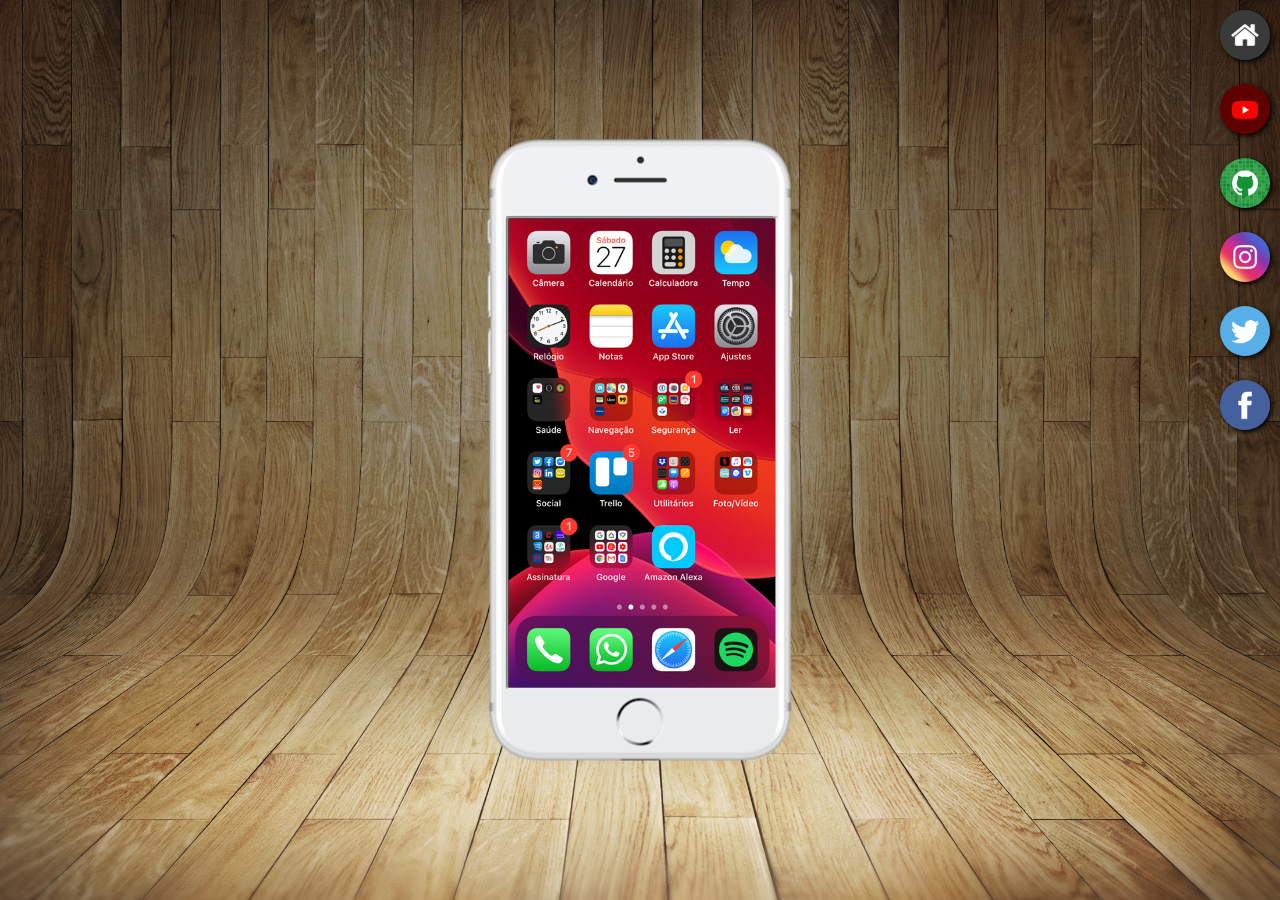
<file: index.html>
<!DOCTYPE html>
<html lang="pt-br">

<head>
    <meta charset="UTF-8">
    <meta name="viewport" content="width=device-width, initial-scale=1.0">
    <link rel="shortcut icon" href="pacote-social/pacote-d013/favicon.ico" type="image/x-icon">

    <link rel="stylesheet" href="estilos.css">
    <title>Projeto Social </title>
    <style>

    </style>
</head>

<body>




    <main>
        <section id="telefone">
            <iframe src="home.html" name="tela" id="tela"></iframe>
        </section>

        <section id="redes-sociais">
            <a href="home.html" target="tela"><img src="pacote-social/pacote-d013/imagens/logo-home.jpg" alt=""></a><br>

            <a href="youtube.html" target="tela"><img src="pacote-social/pacote-d013/imagens/logo-youtube.jpg"
                    alt=""></a><br>

            <a href="git.html" target="tela"><img src="pacote-social/pacote-d013/imagens/logo-github.jpg"
                    alt=""></a><br>

            <a href="instagram.html" target="tela"><img src="pacote-social/pacote-d013/imagens/logo-instagram.jpg"
                    alt=""></a><br>

            <a href="twitter.html" target="tela"><img src="pacote-social/pacote-d013/imagens/logo-twitter.jpg"
                    alt=""></a><br>

            <a href="facebook.html" target="tela"><img src="pacote-social/pacote-d013/imagens/logo-facebook.jpg"
                    alt=""></a><br>

        </section>
    </main>



</body>

</html>
</file>
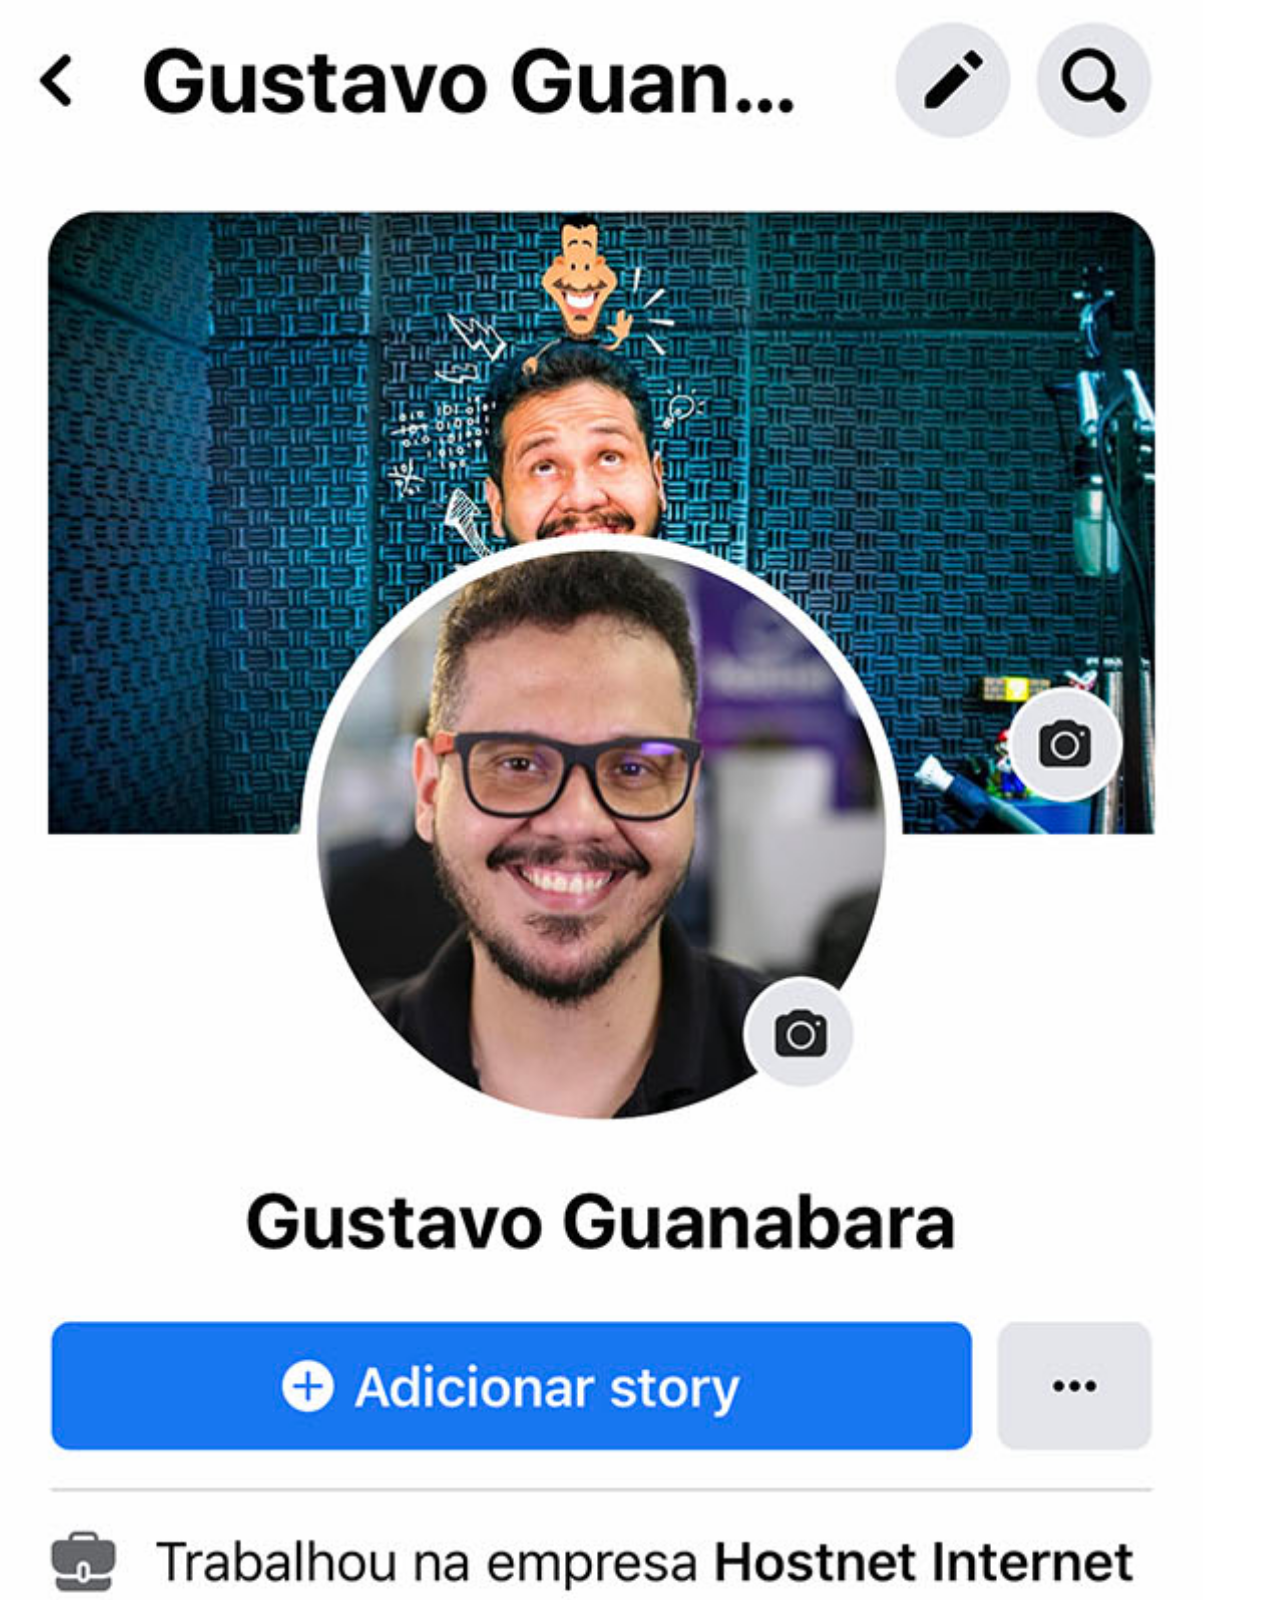
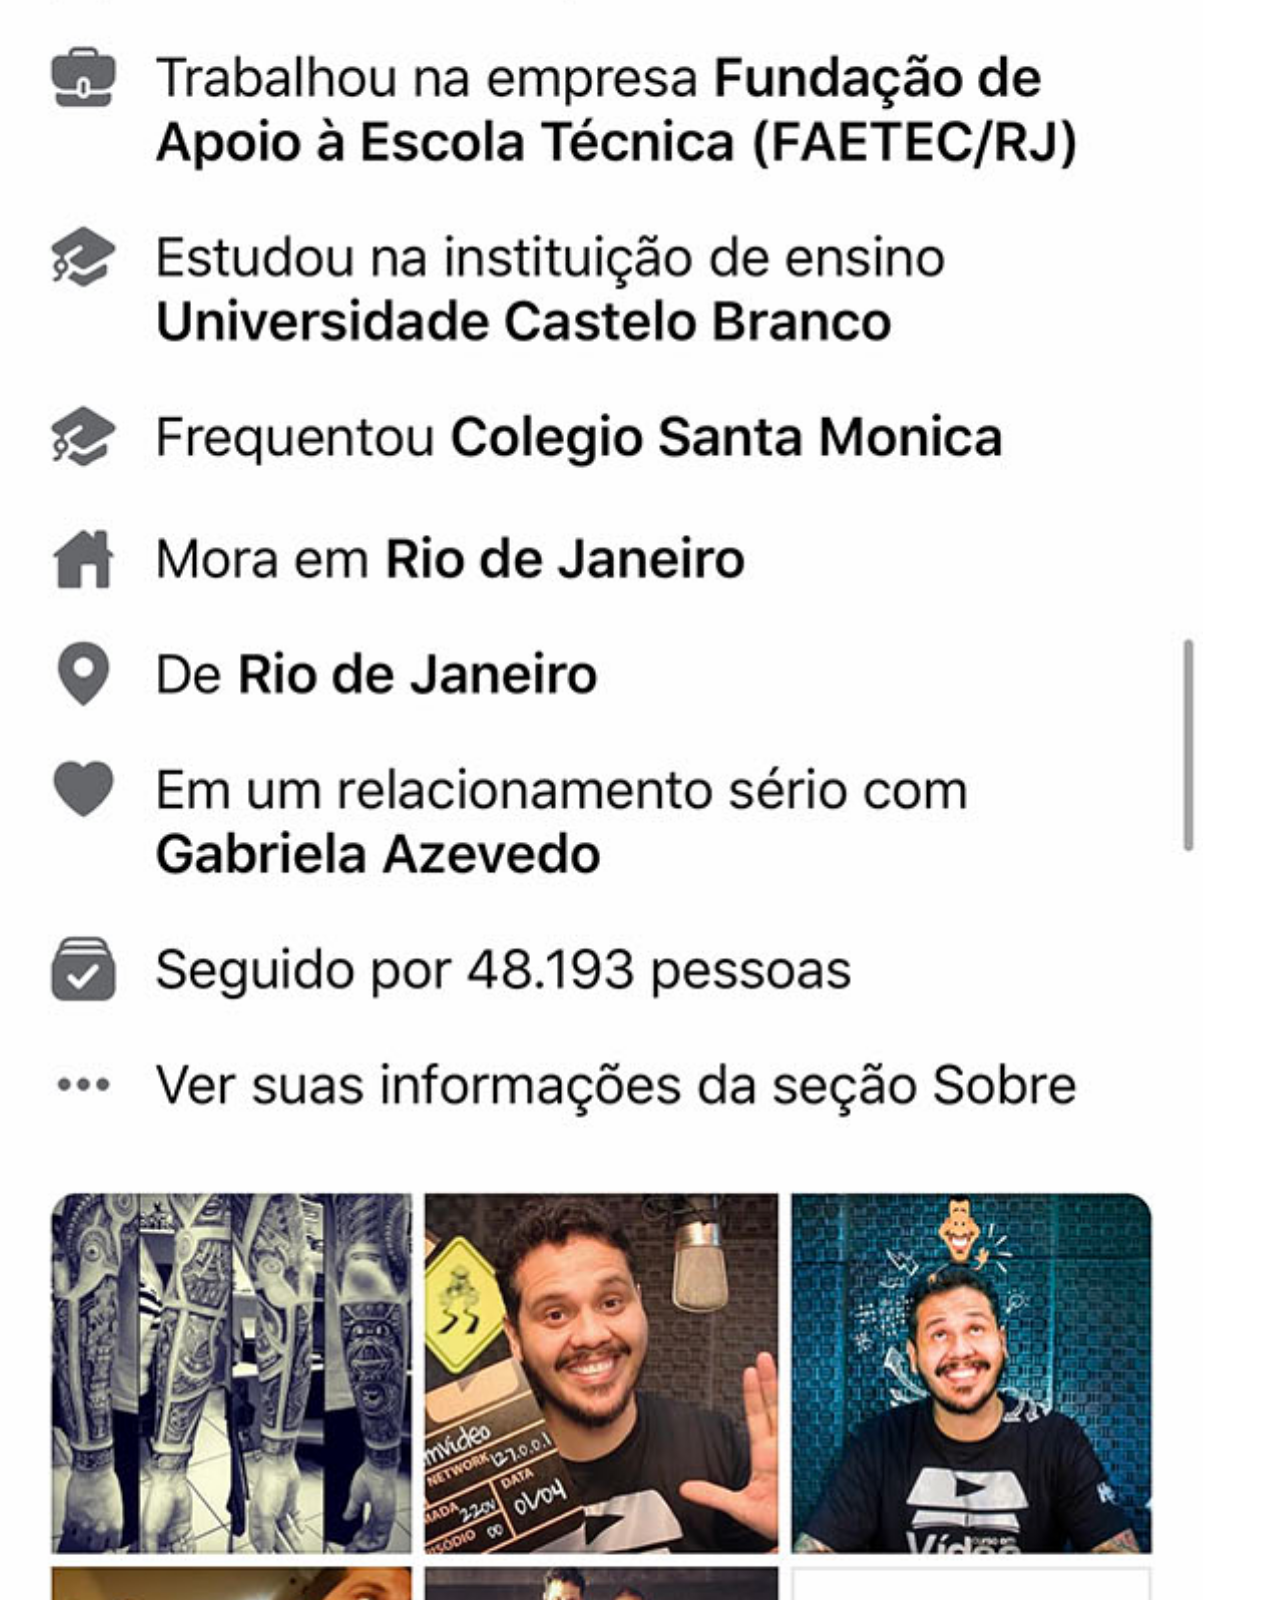
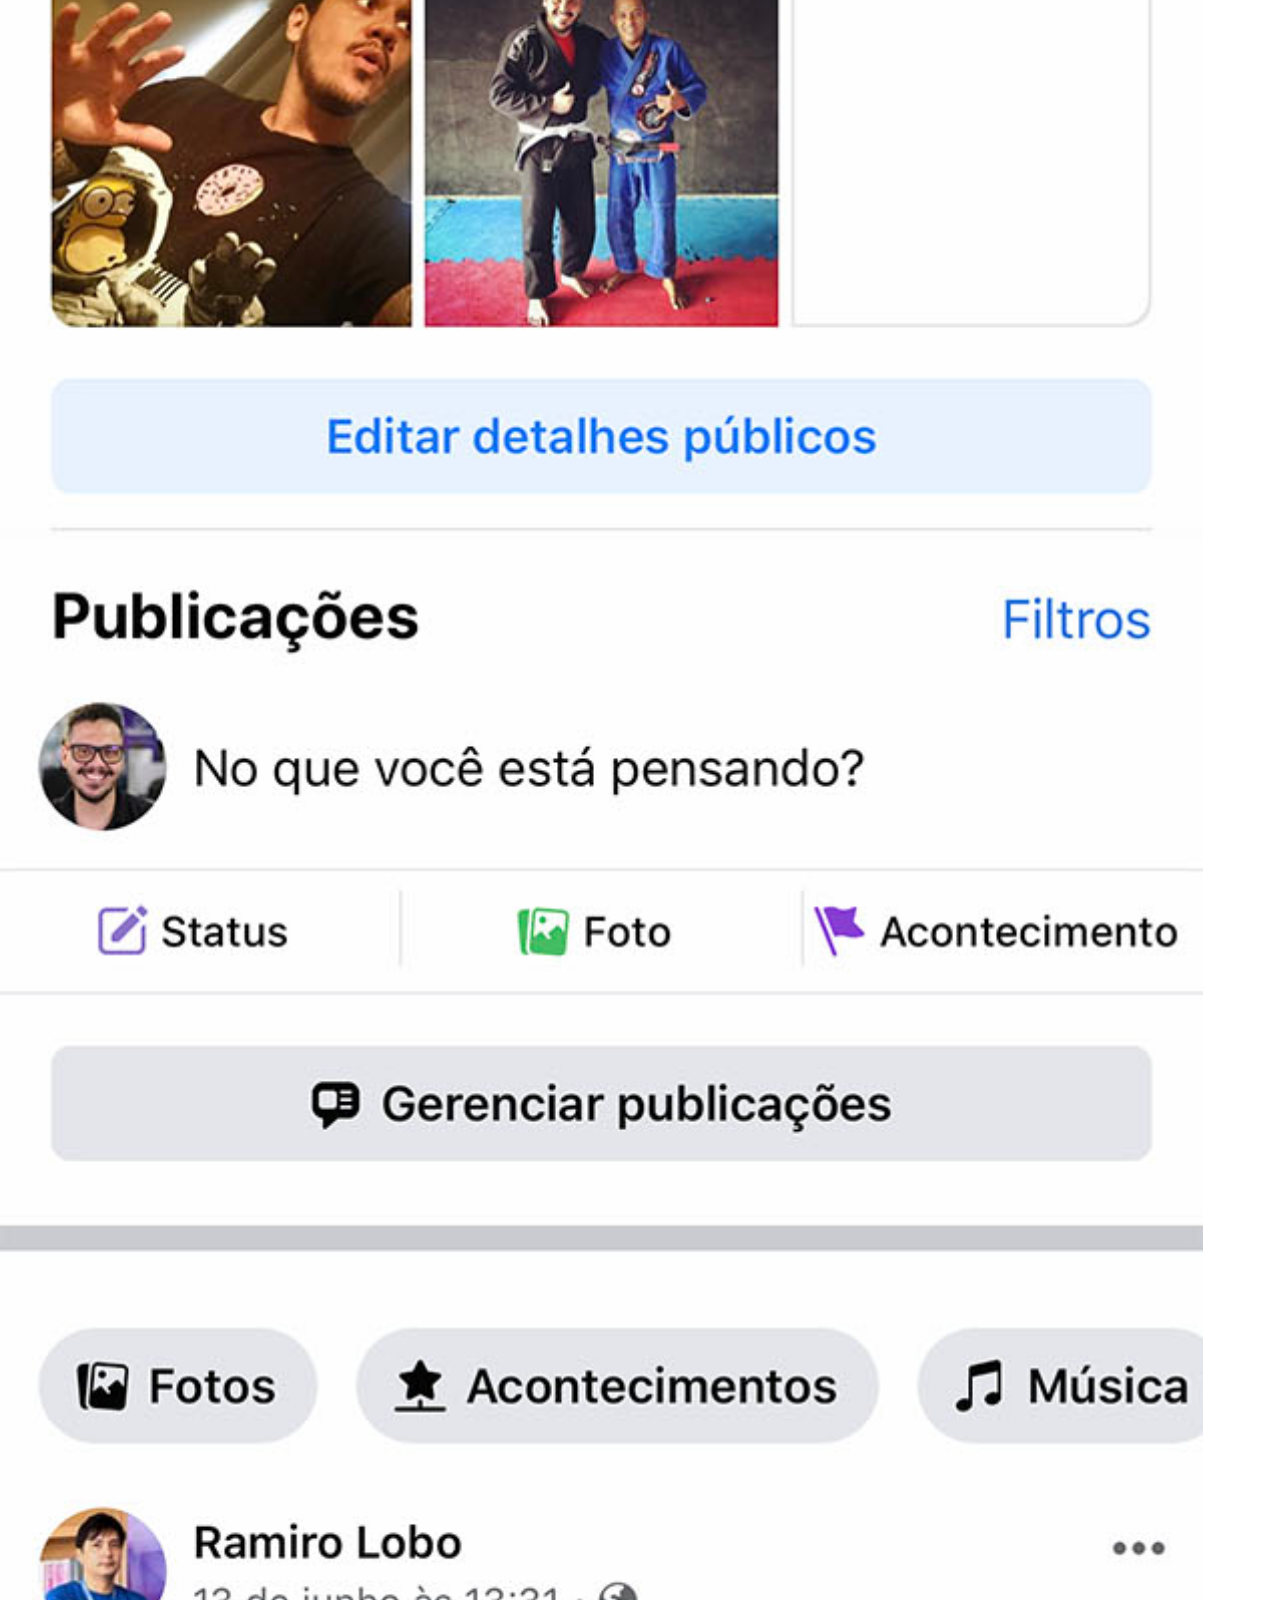
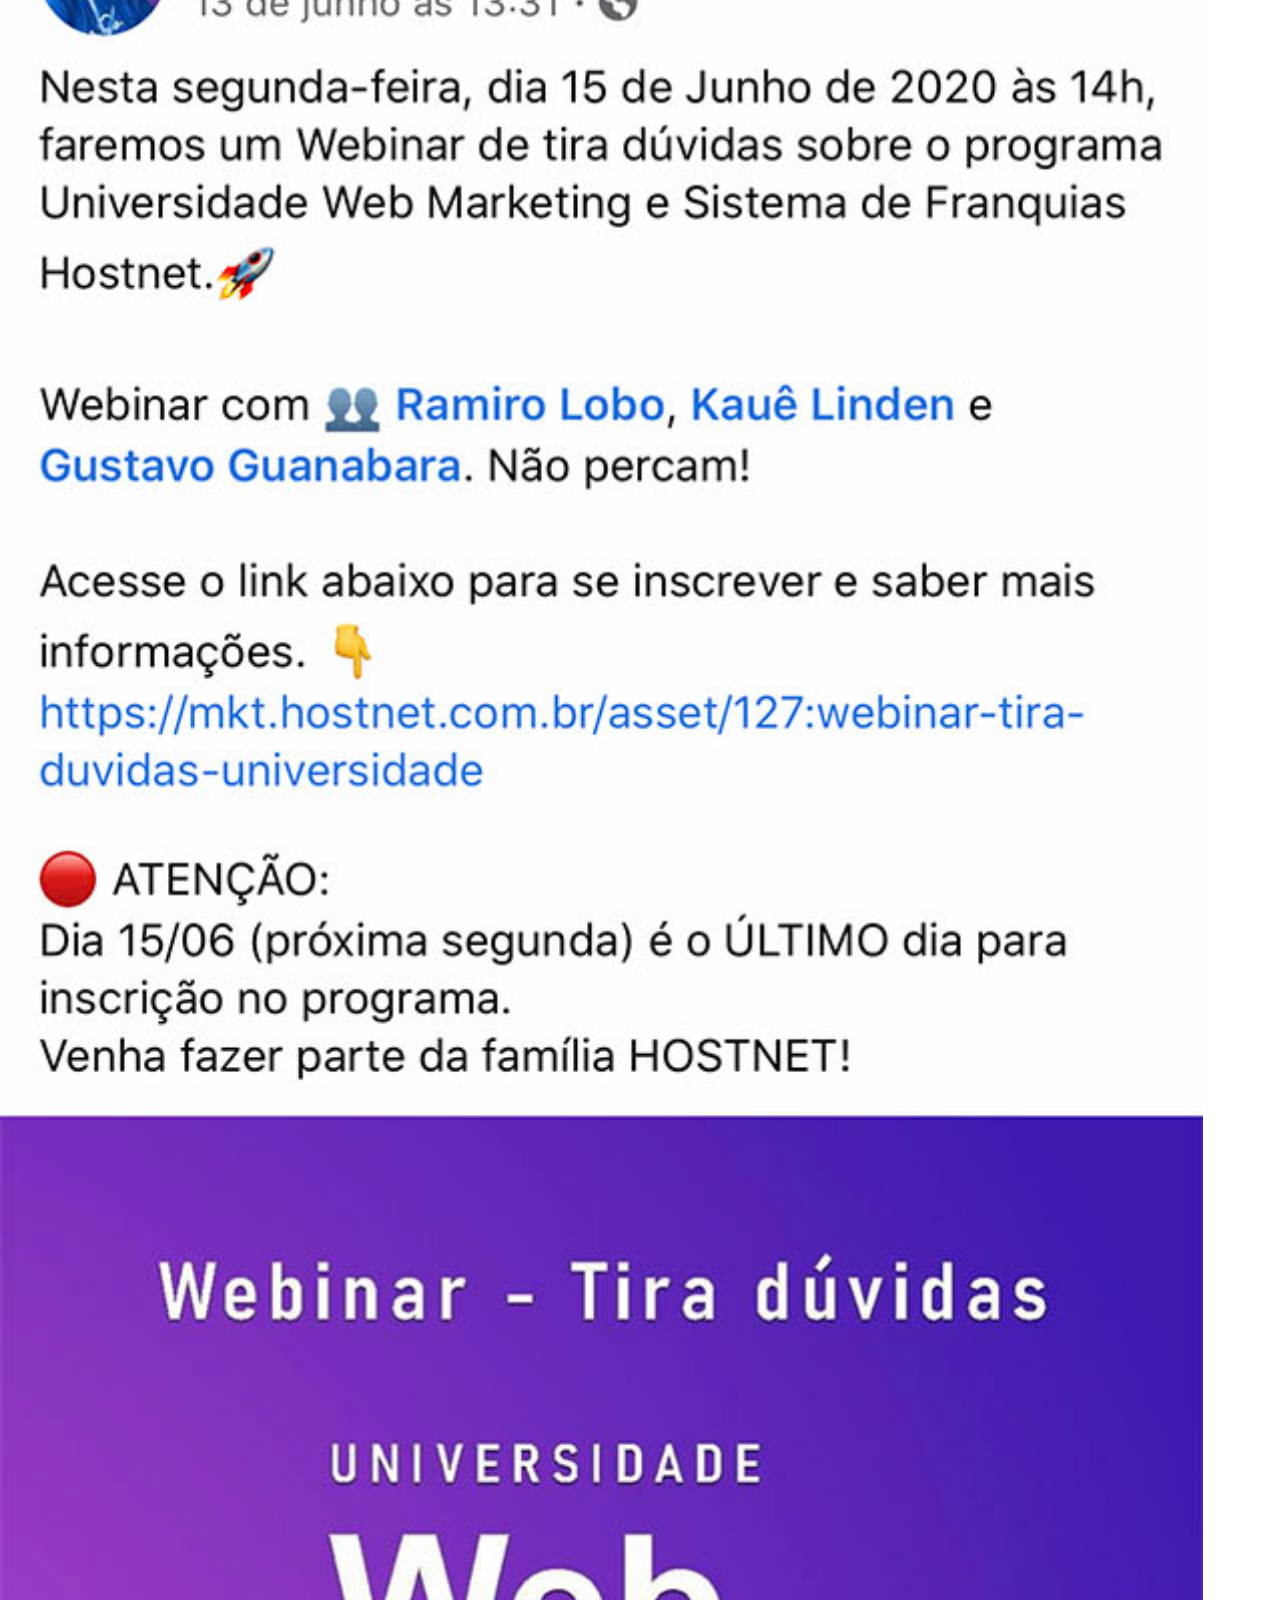
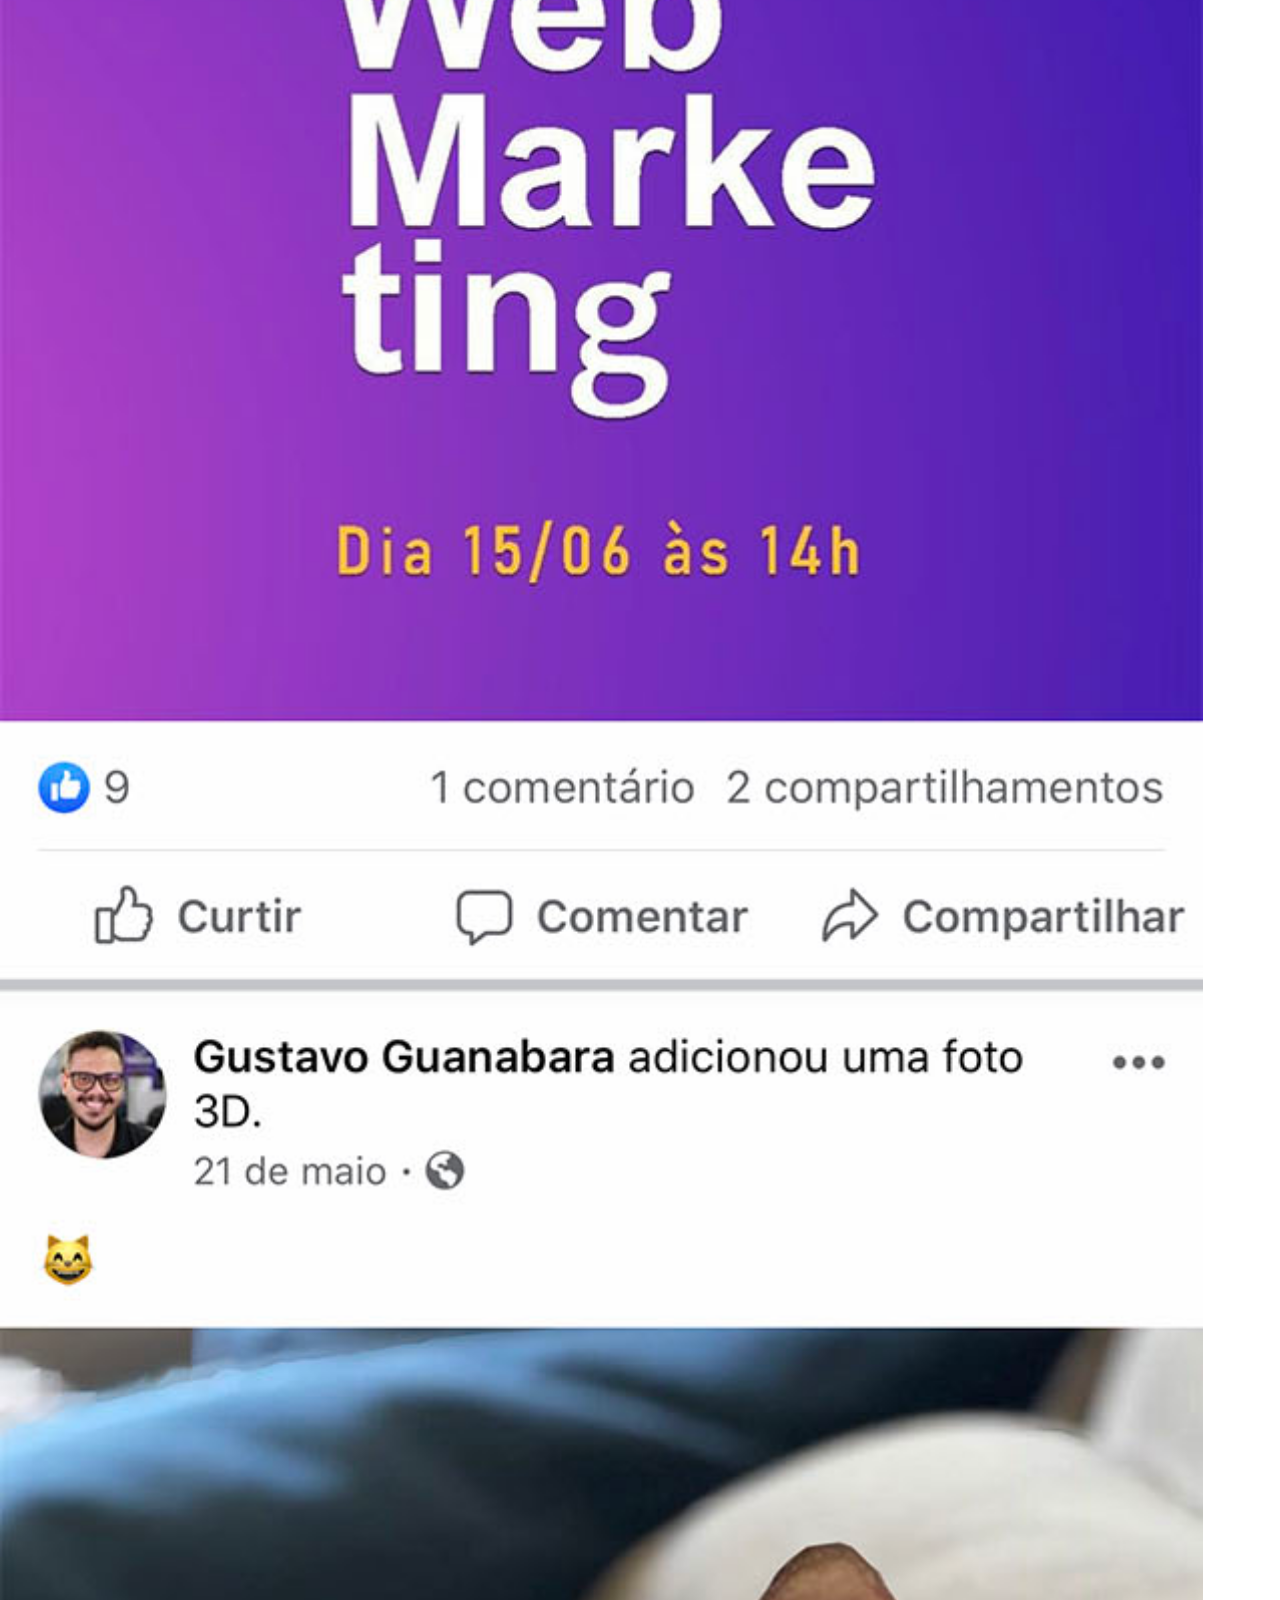
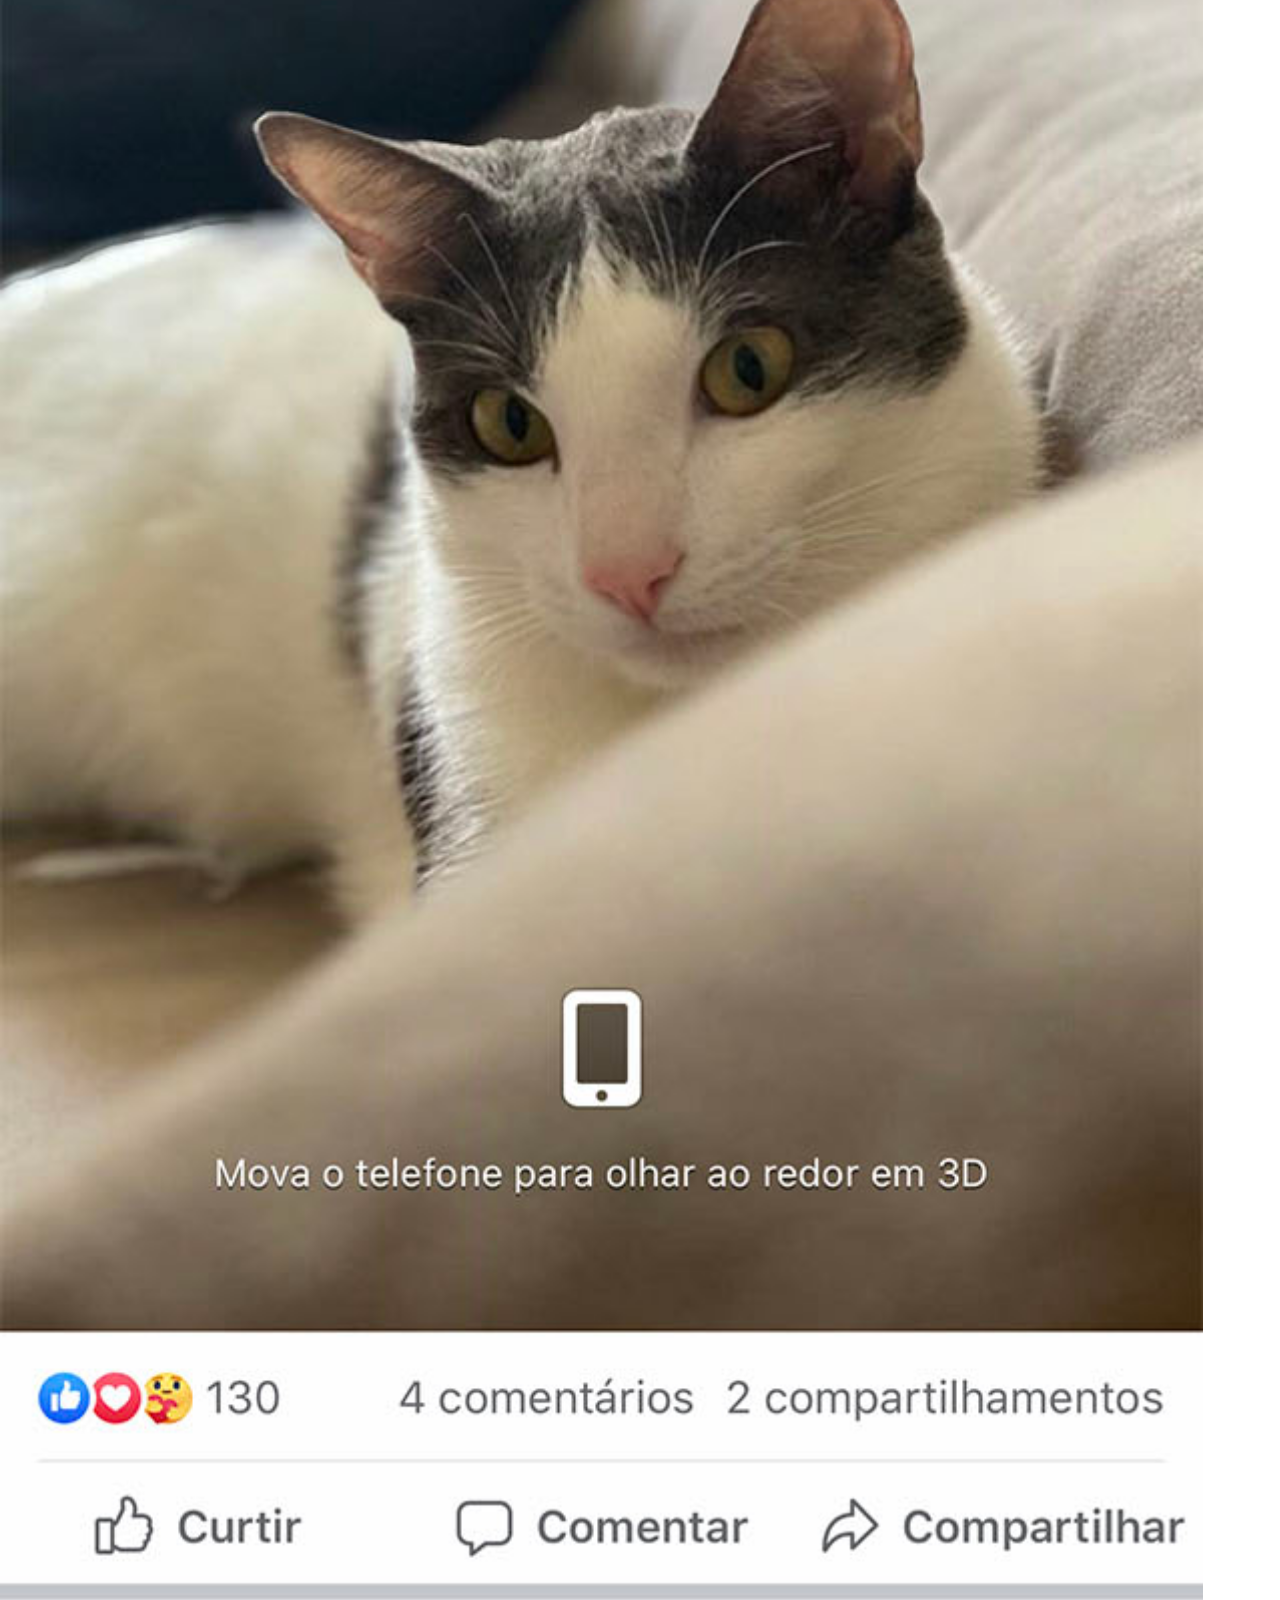
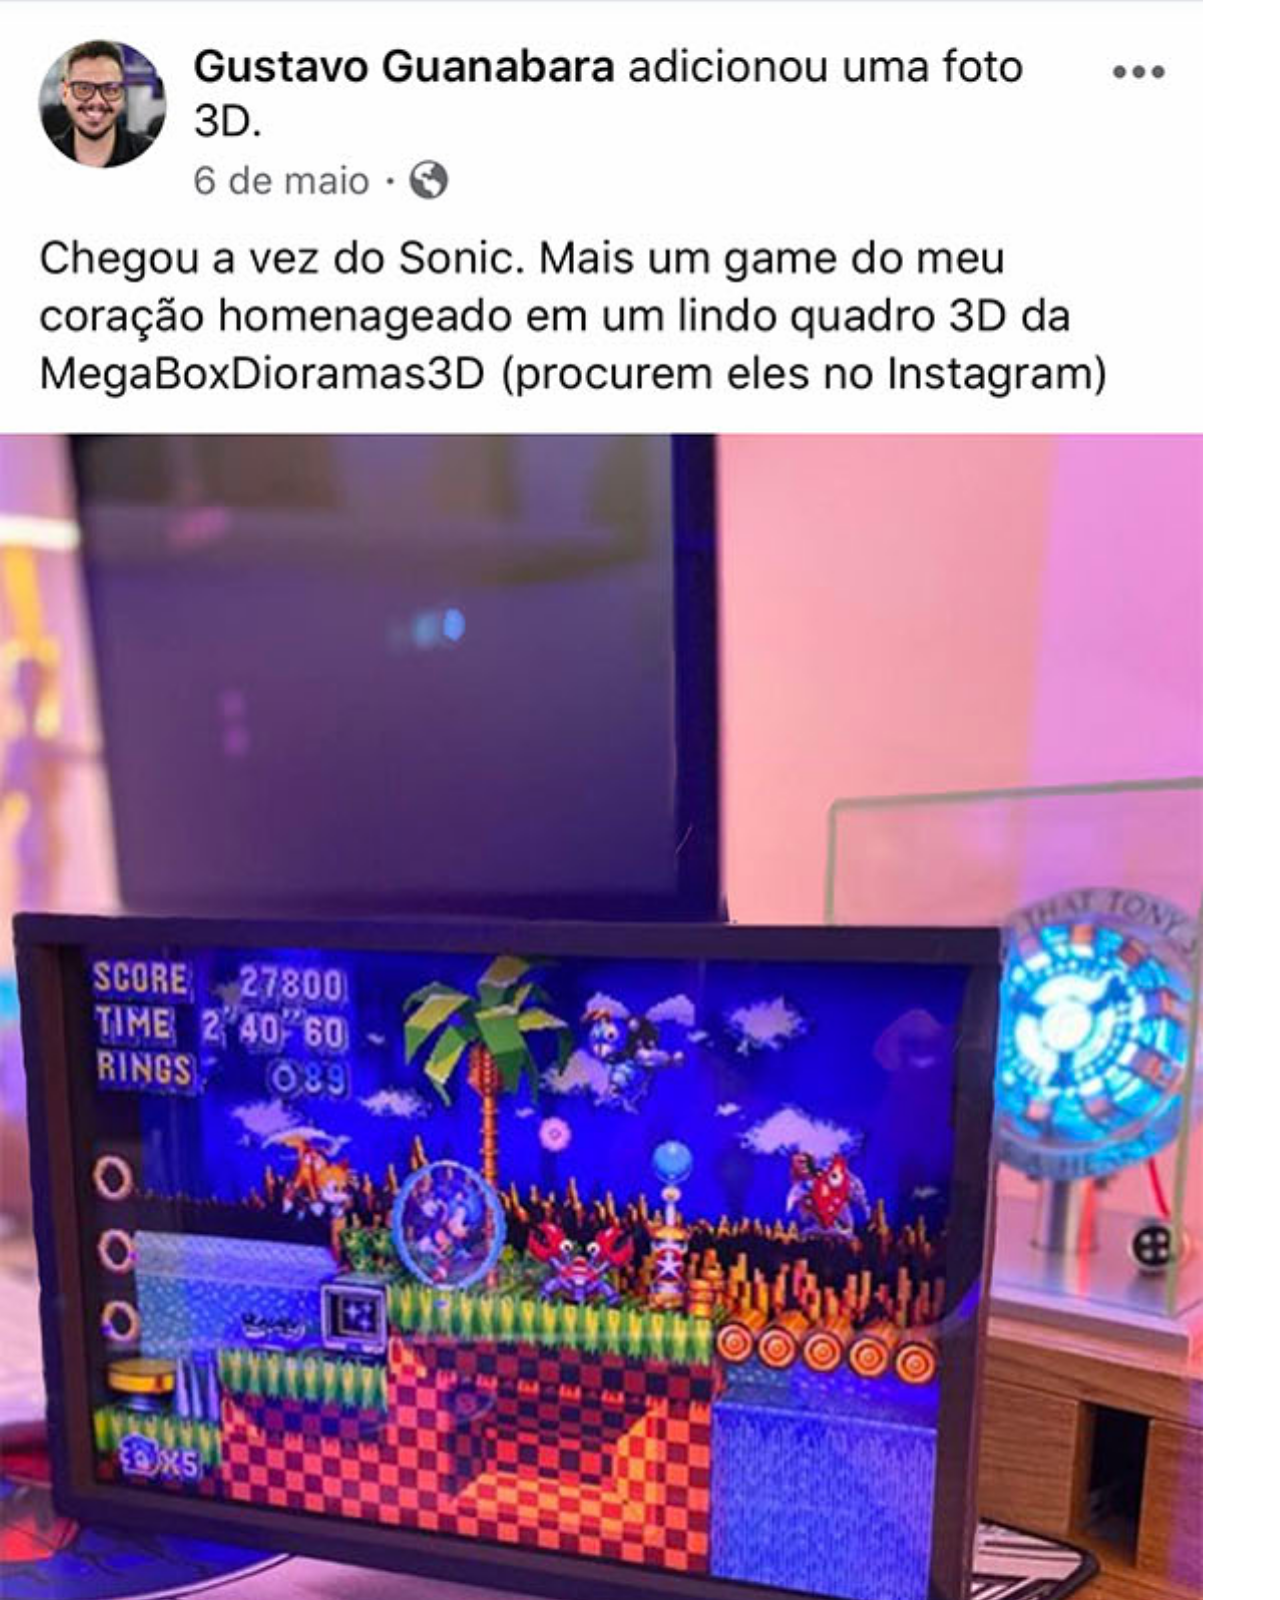
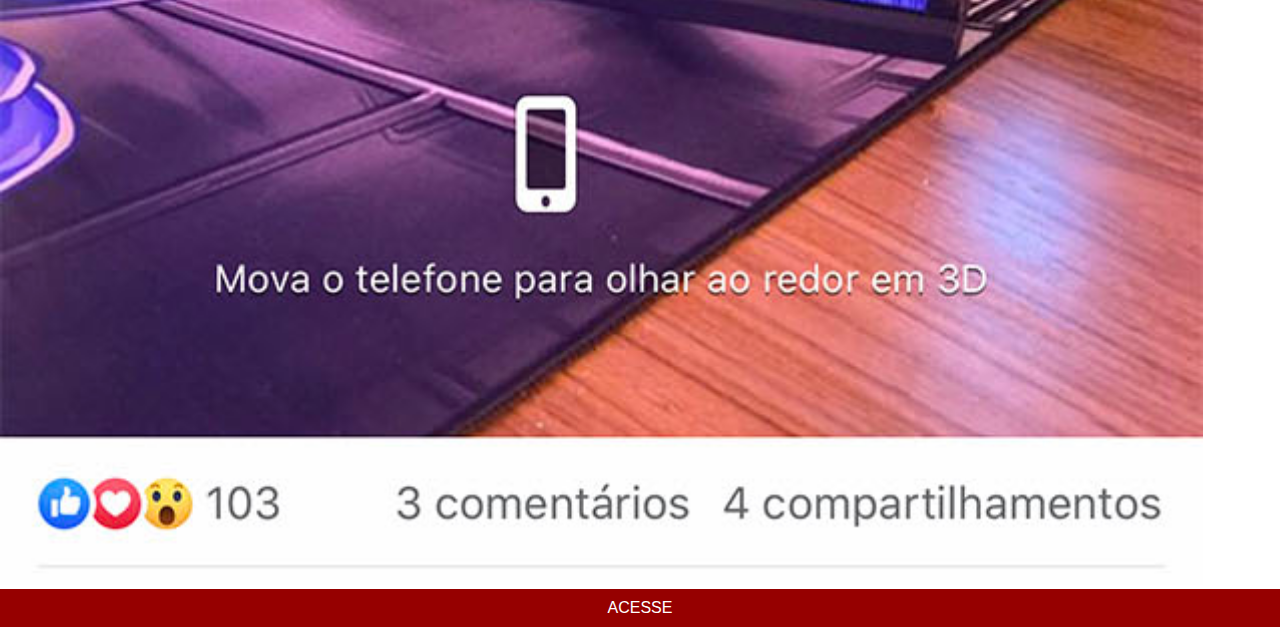
<file: facebook.html>
<!DOCTYPE html>
<html lang="pt-br">
<head>
    <meta charset="UTF-8">
    <meta name="viewport" content="width=device-width, initial-scale=1.0">
    <title>Facebok</title>
    <link rel="stylesheet" href="estilo-redes.css">
</head>
<body>
    <img src="pacote-social/pacote-d013/imagens/tela-facebook.jpg" alt="">
    <a href="https://www.facebook.com/gustavoguanabara/" target="_blank">ACESSE</a>
</body>
</html>
</file>
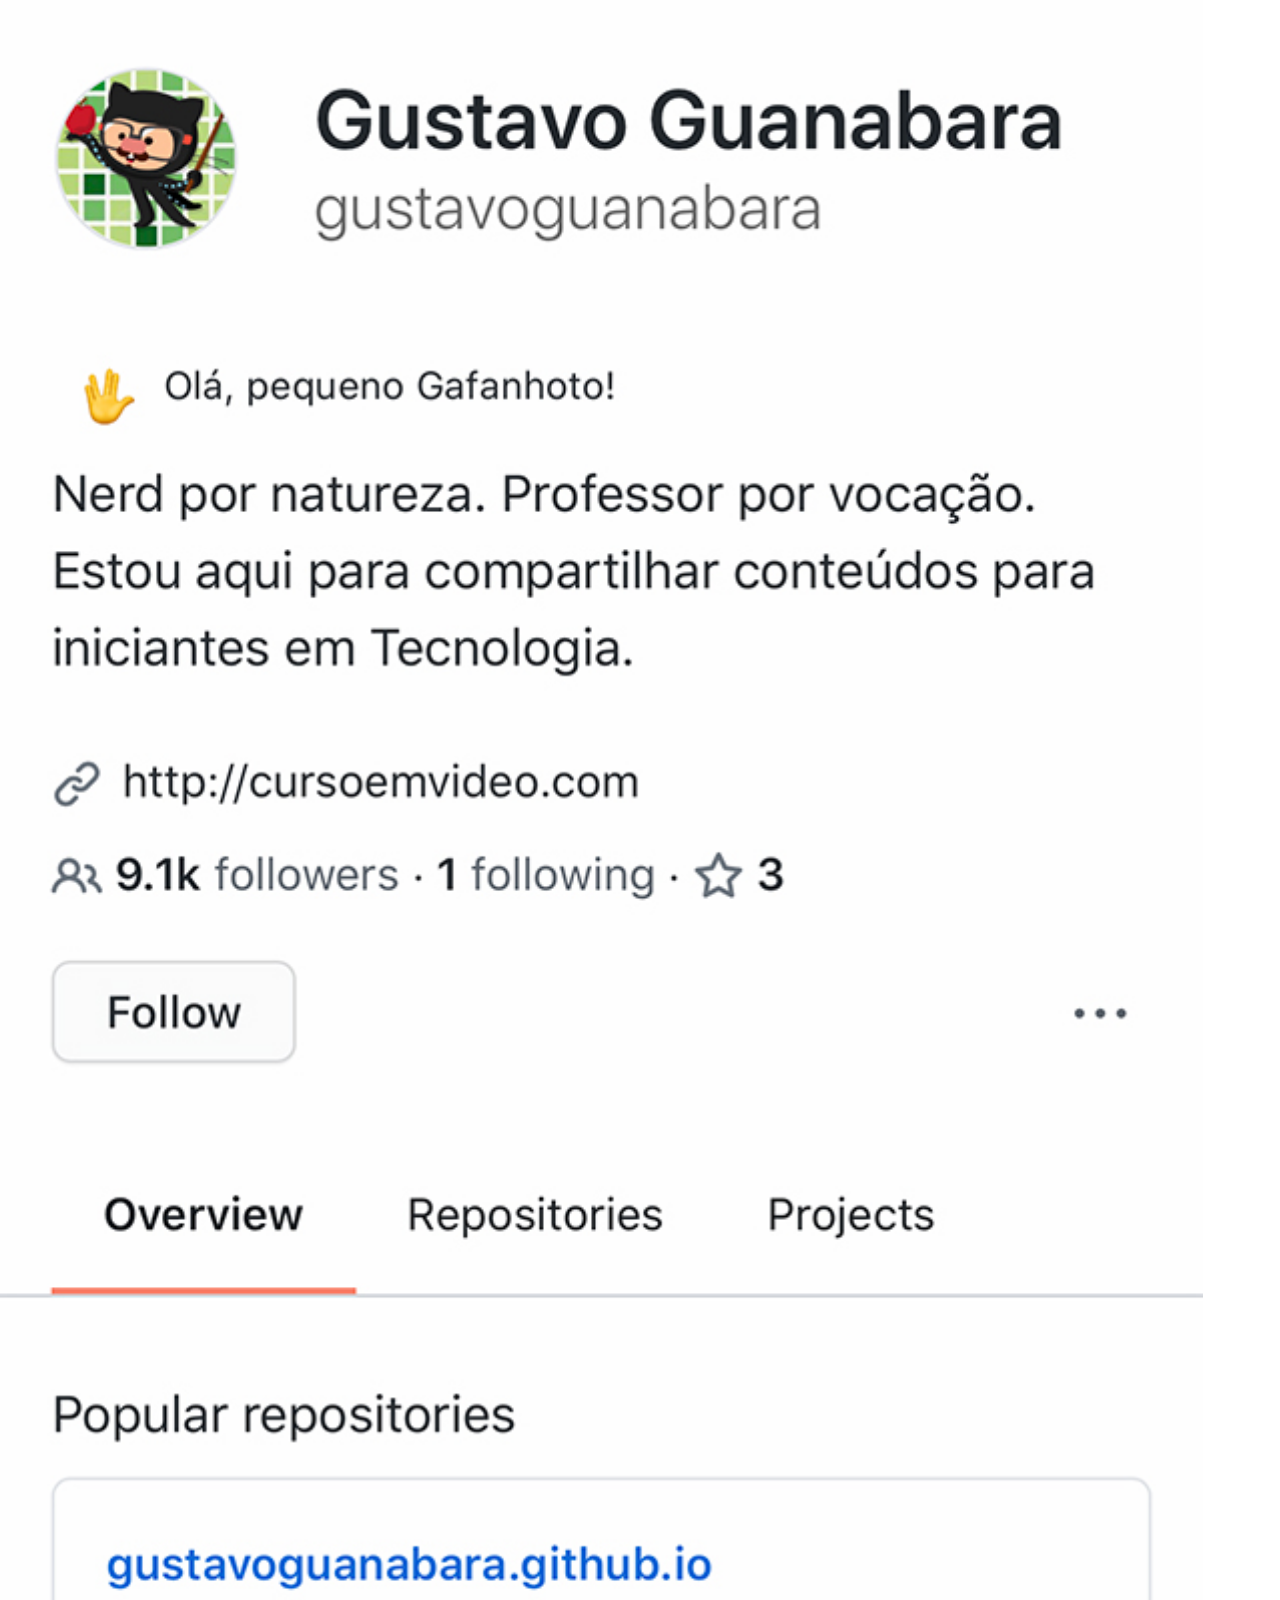
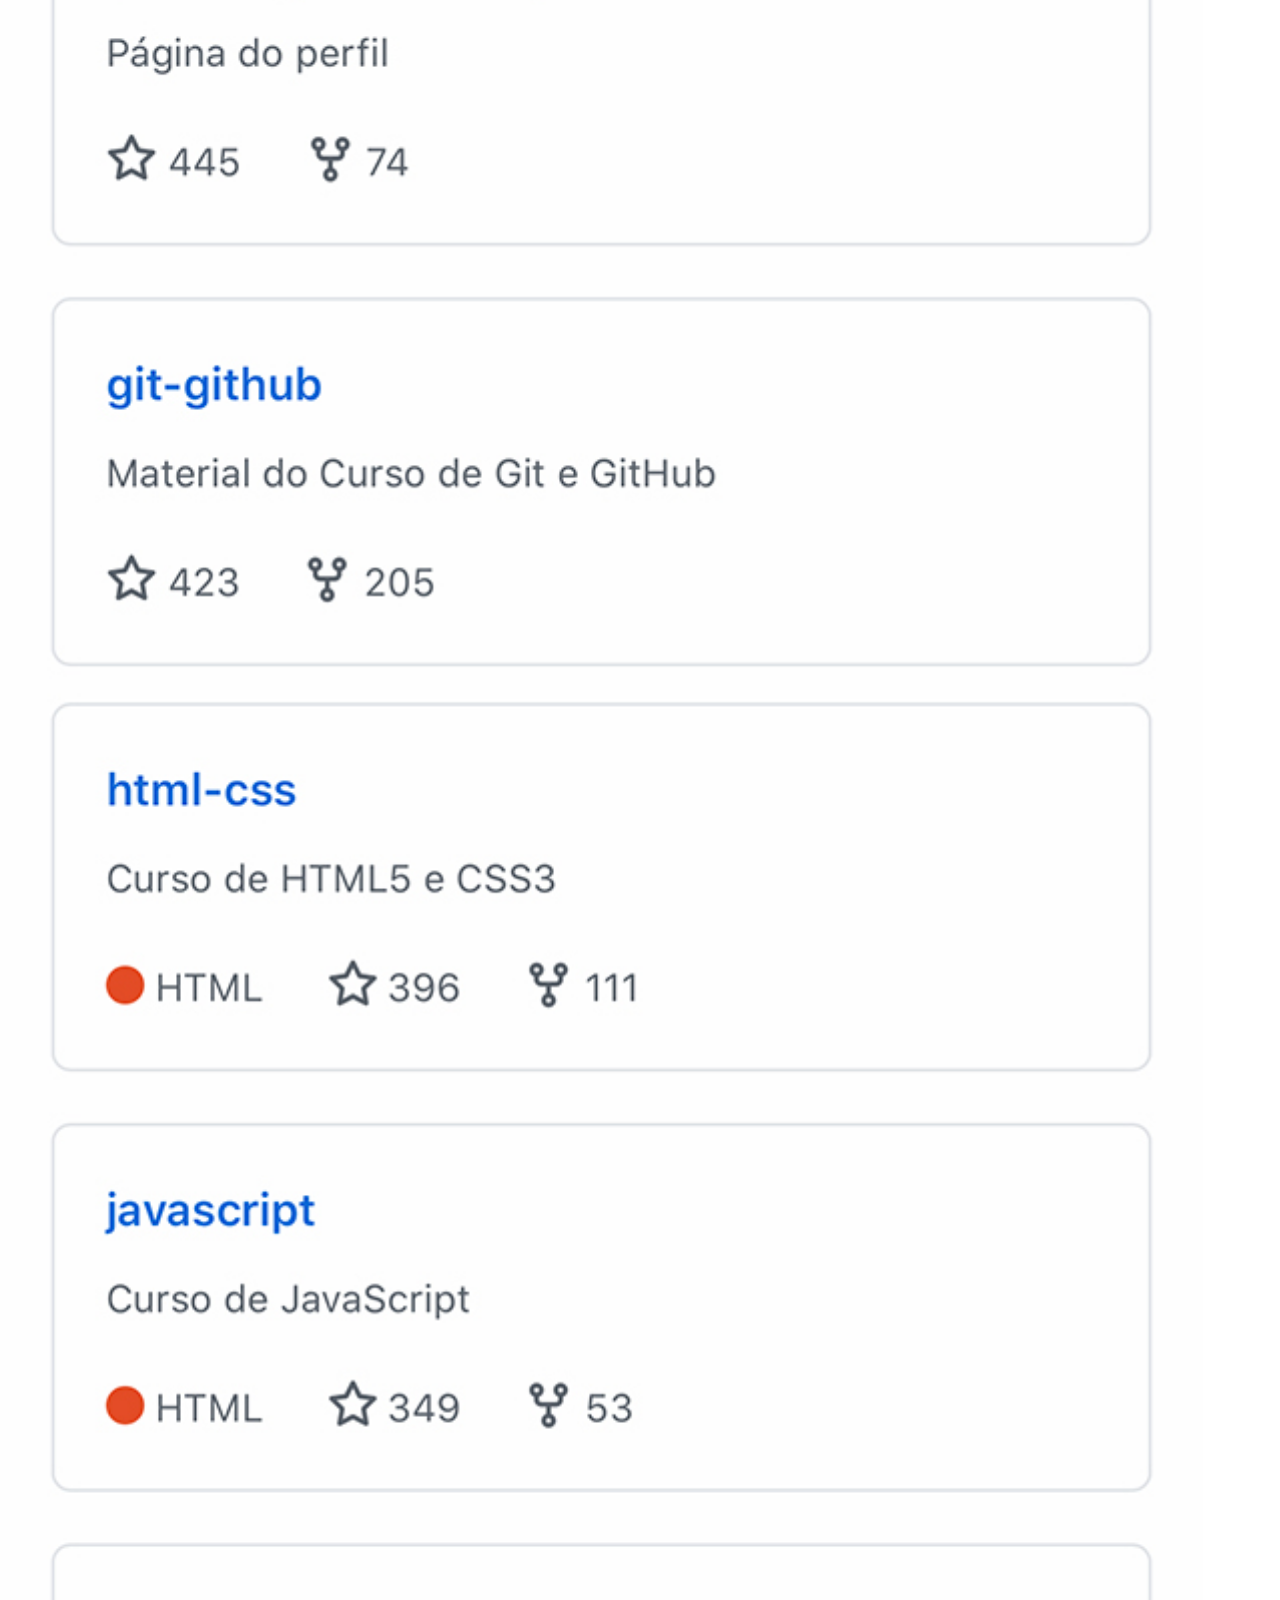
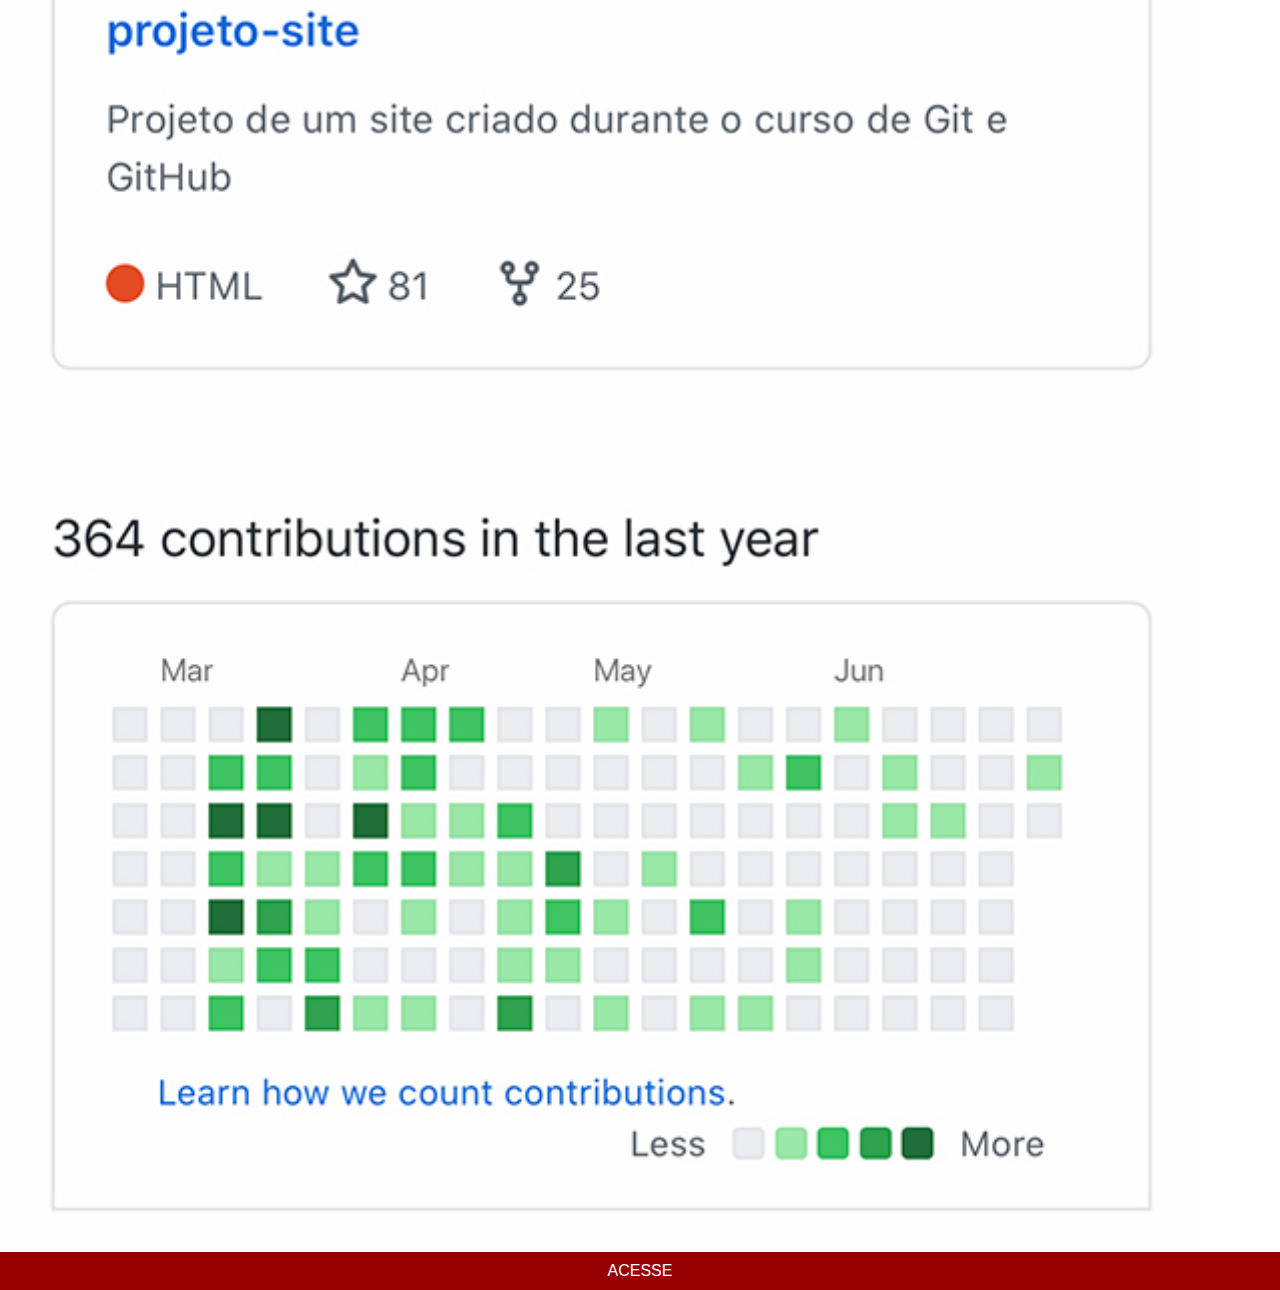
<file: git.html>
<!DOCTYPE html>
<html lang="pt-br">

<head>
    <meta charset="UTF-8">
    <meta name="viewport" content="width=device-width, initial-scale=1.0">
    <link rel="stylesheet" href="estilo-redes.css">
    <style>
        
    </style>
    <title>Youtube</title>
</head>

<body>
    <img src="pacote-social/pacote-d013/imagens/tela-github.jpg">
    <a href="https://github.com/gustavoguanabara" target="_blank">ACESSE</a>
</body>

</html>
</file>
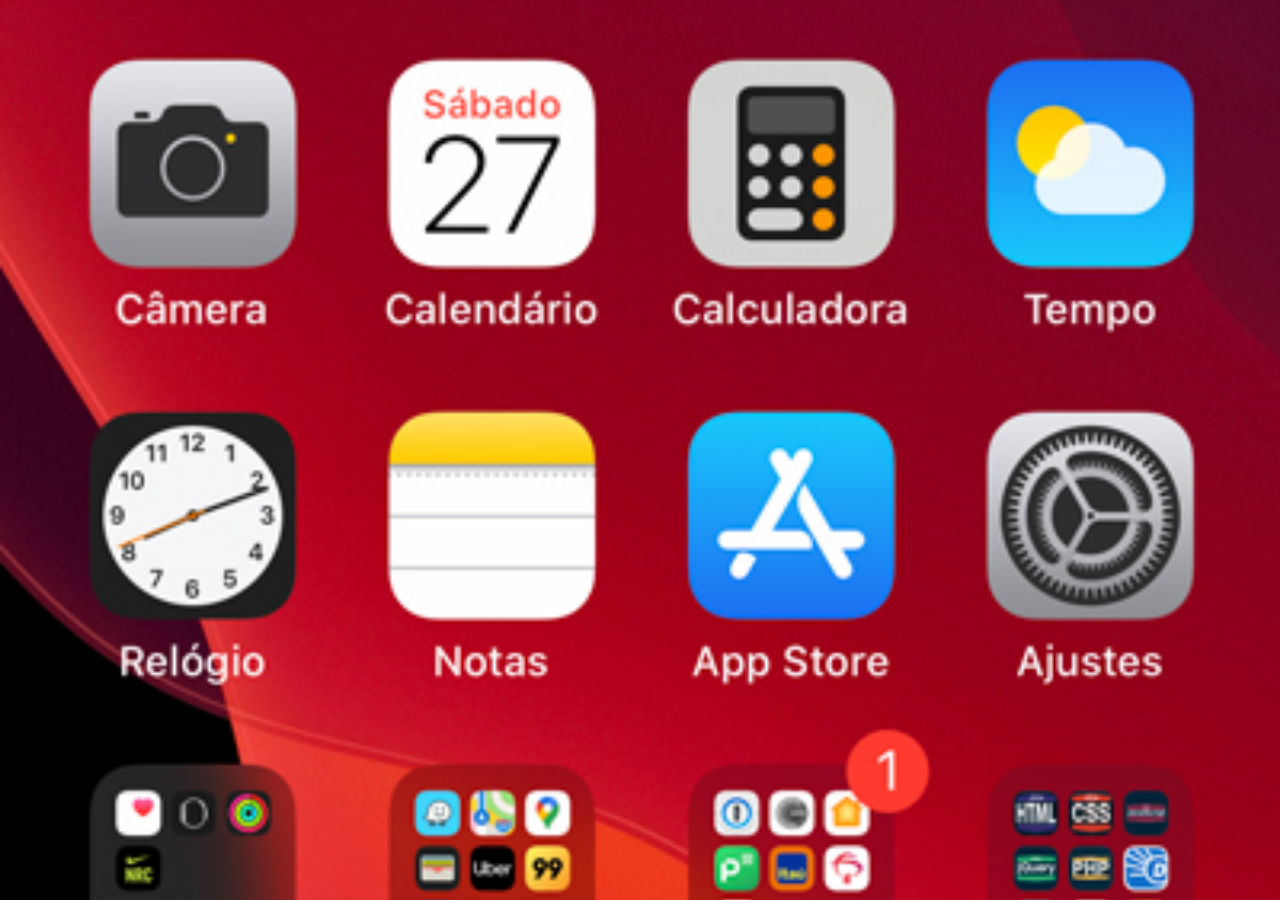
<file: home.html>
<!DOCTYPE html>
<html lang="pt-br">
<head>
    <meta charset="UTF-8">
    <meta name="viewport" content="width=device-width, initial-scale=1.0">
    <title>home</title>
    <style>
        *{
            margin: 0px;
            padding: 0px;
        }

        body{
            width: 100vw;
            height: 100vh;
            background: black url(pacote-social/pacote-d013/imagens/tela-home.jpg) no-repeat top center;
            background-size: cover;
        }
    </style>
</head>
<body>
    
</body>
</html>
</file>
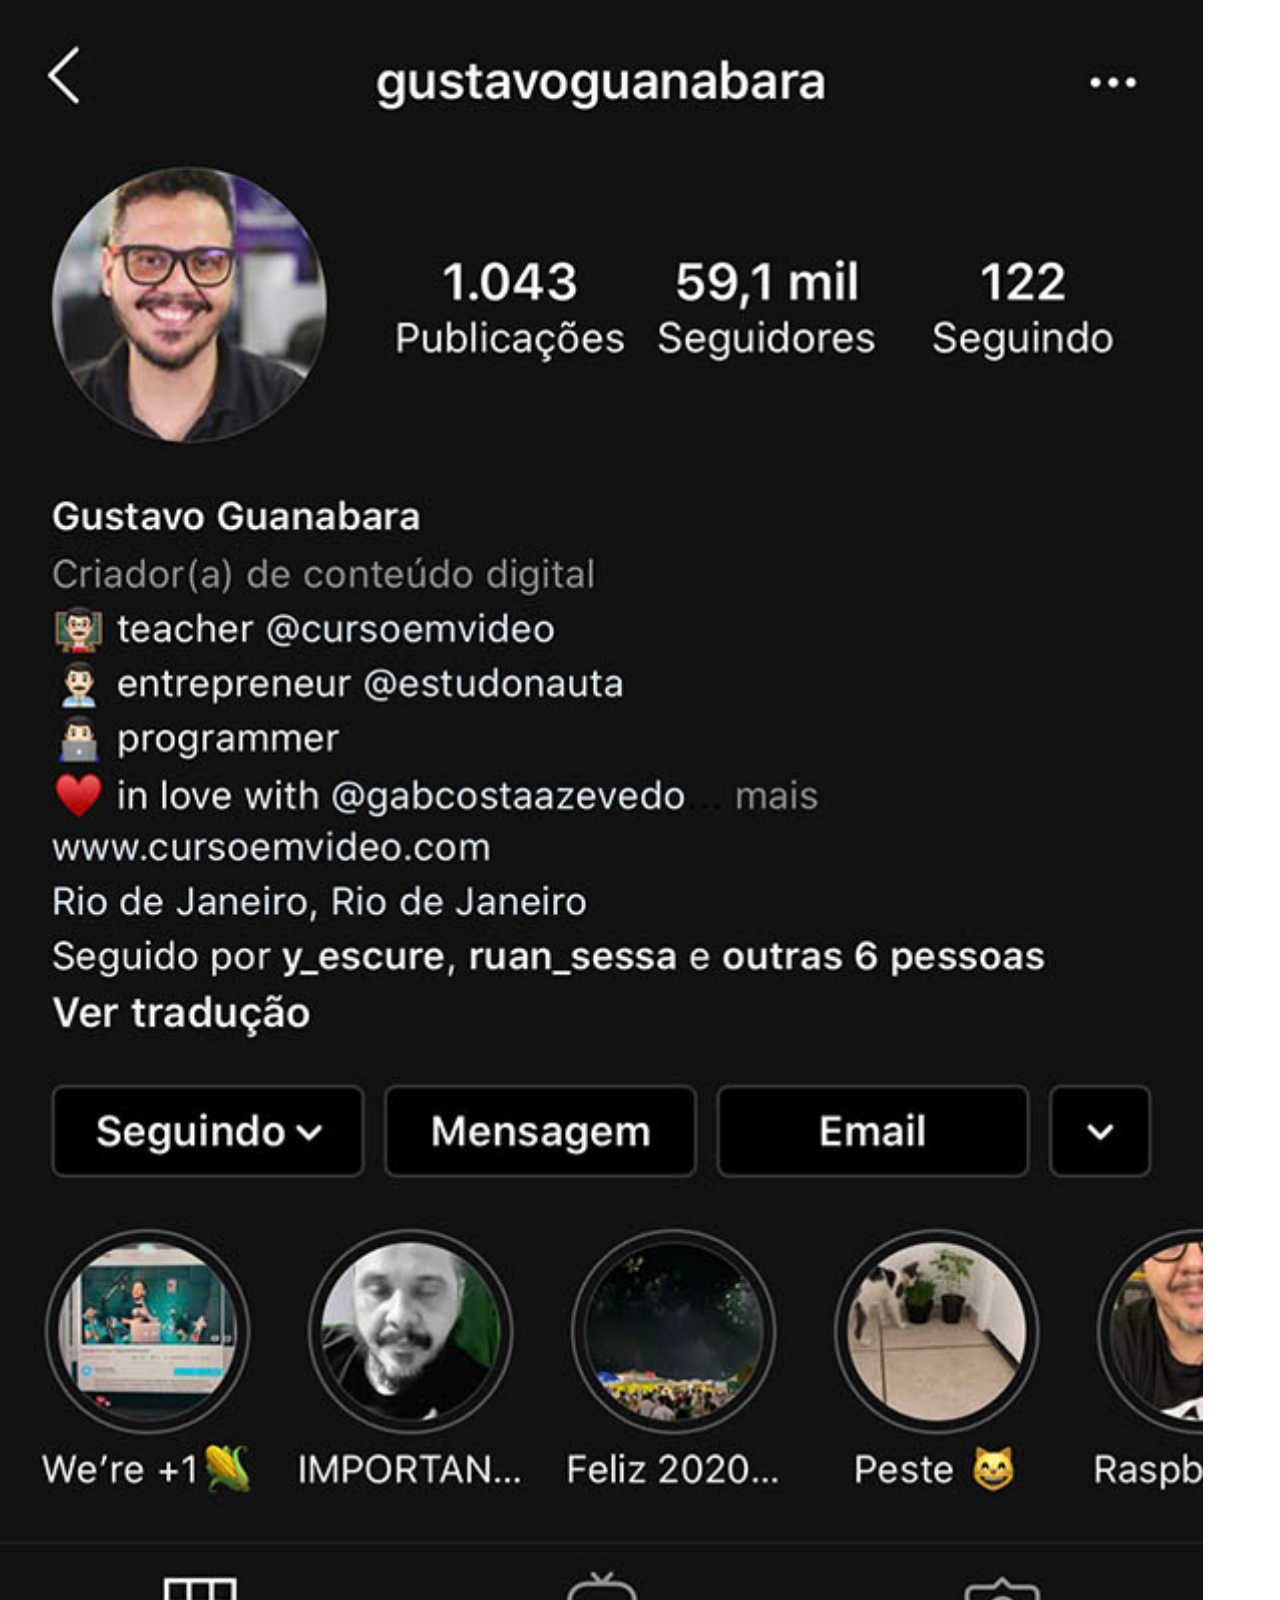
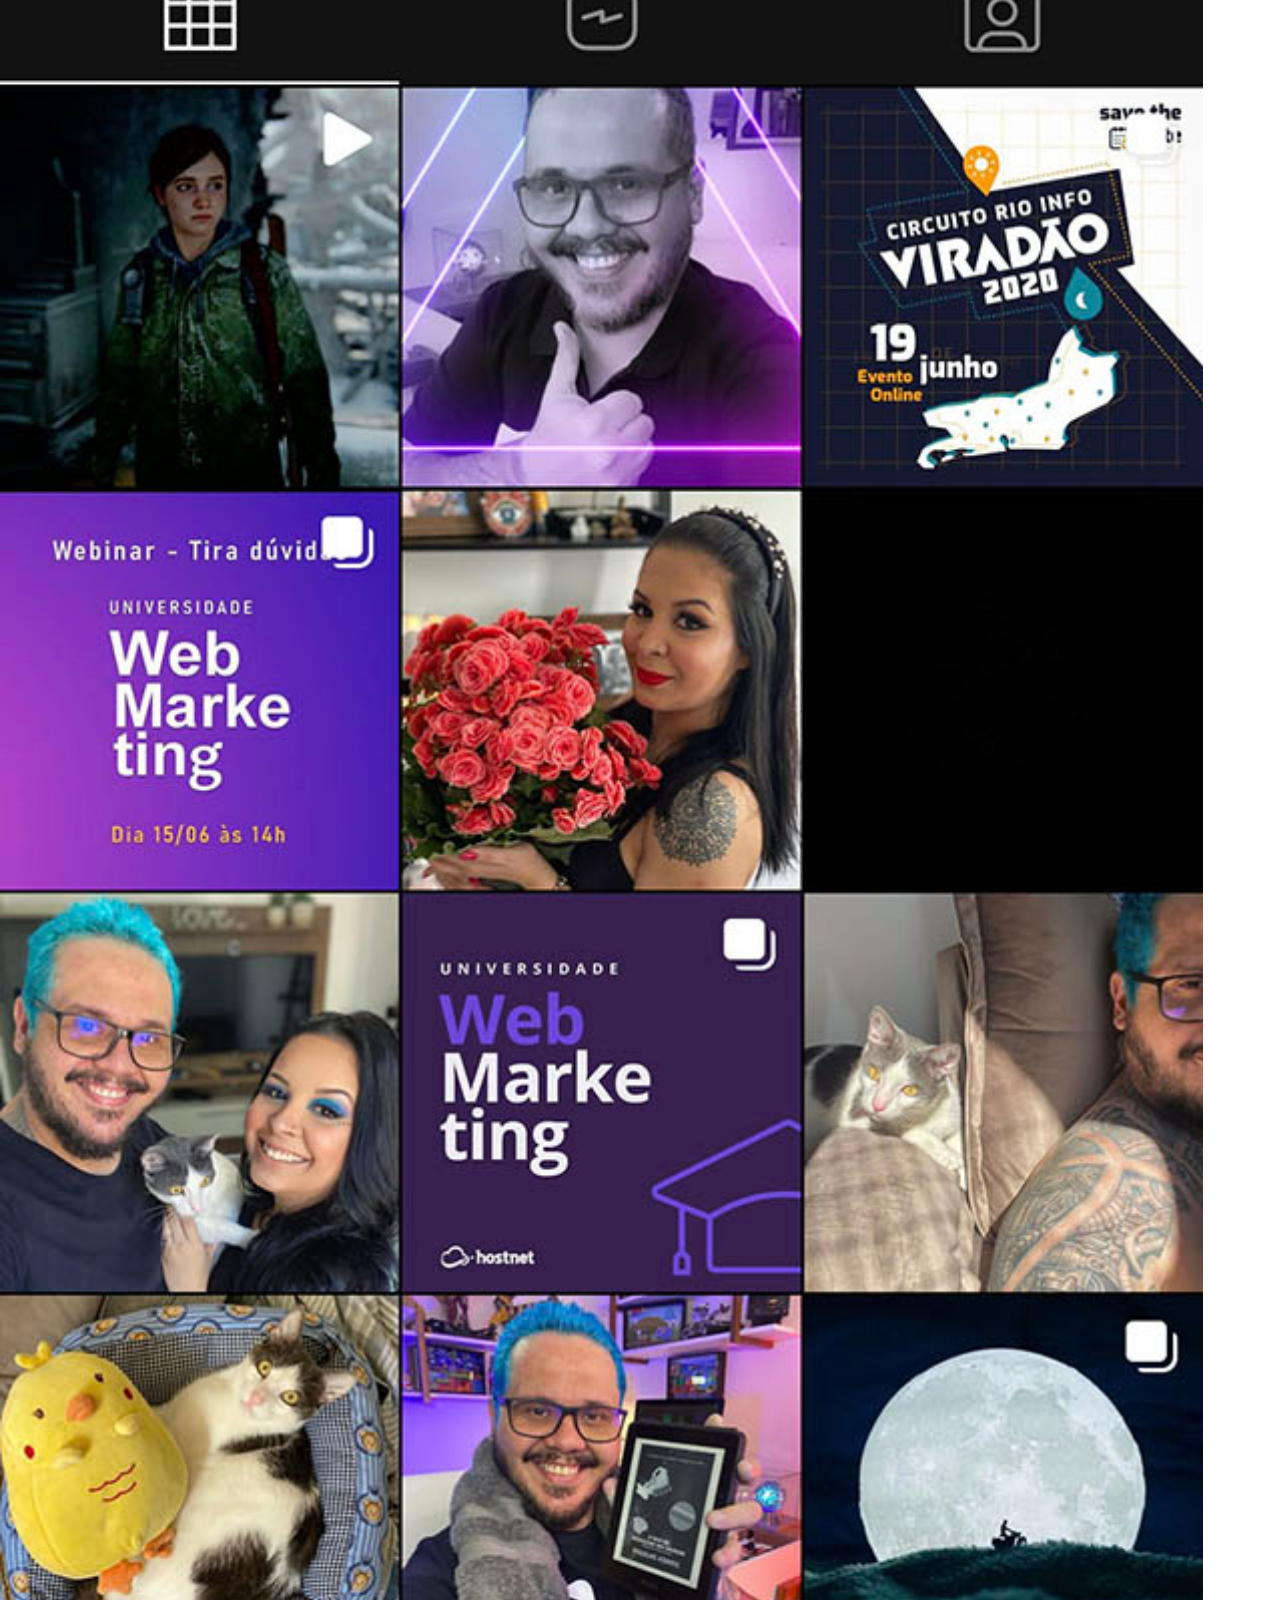
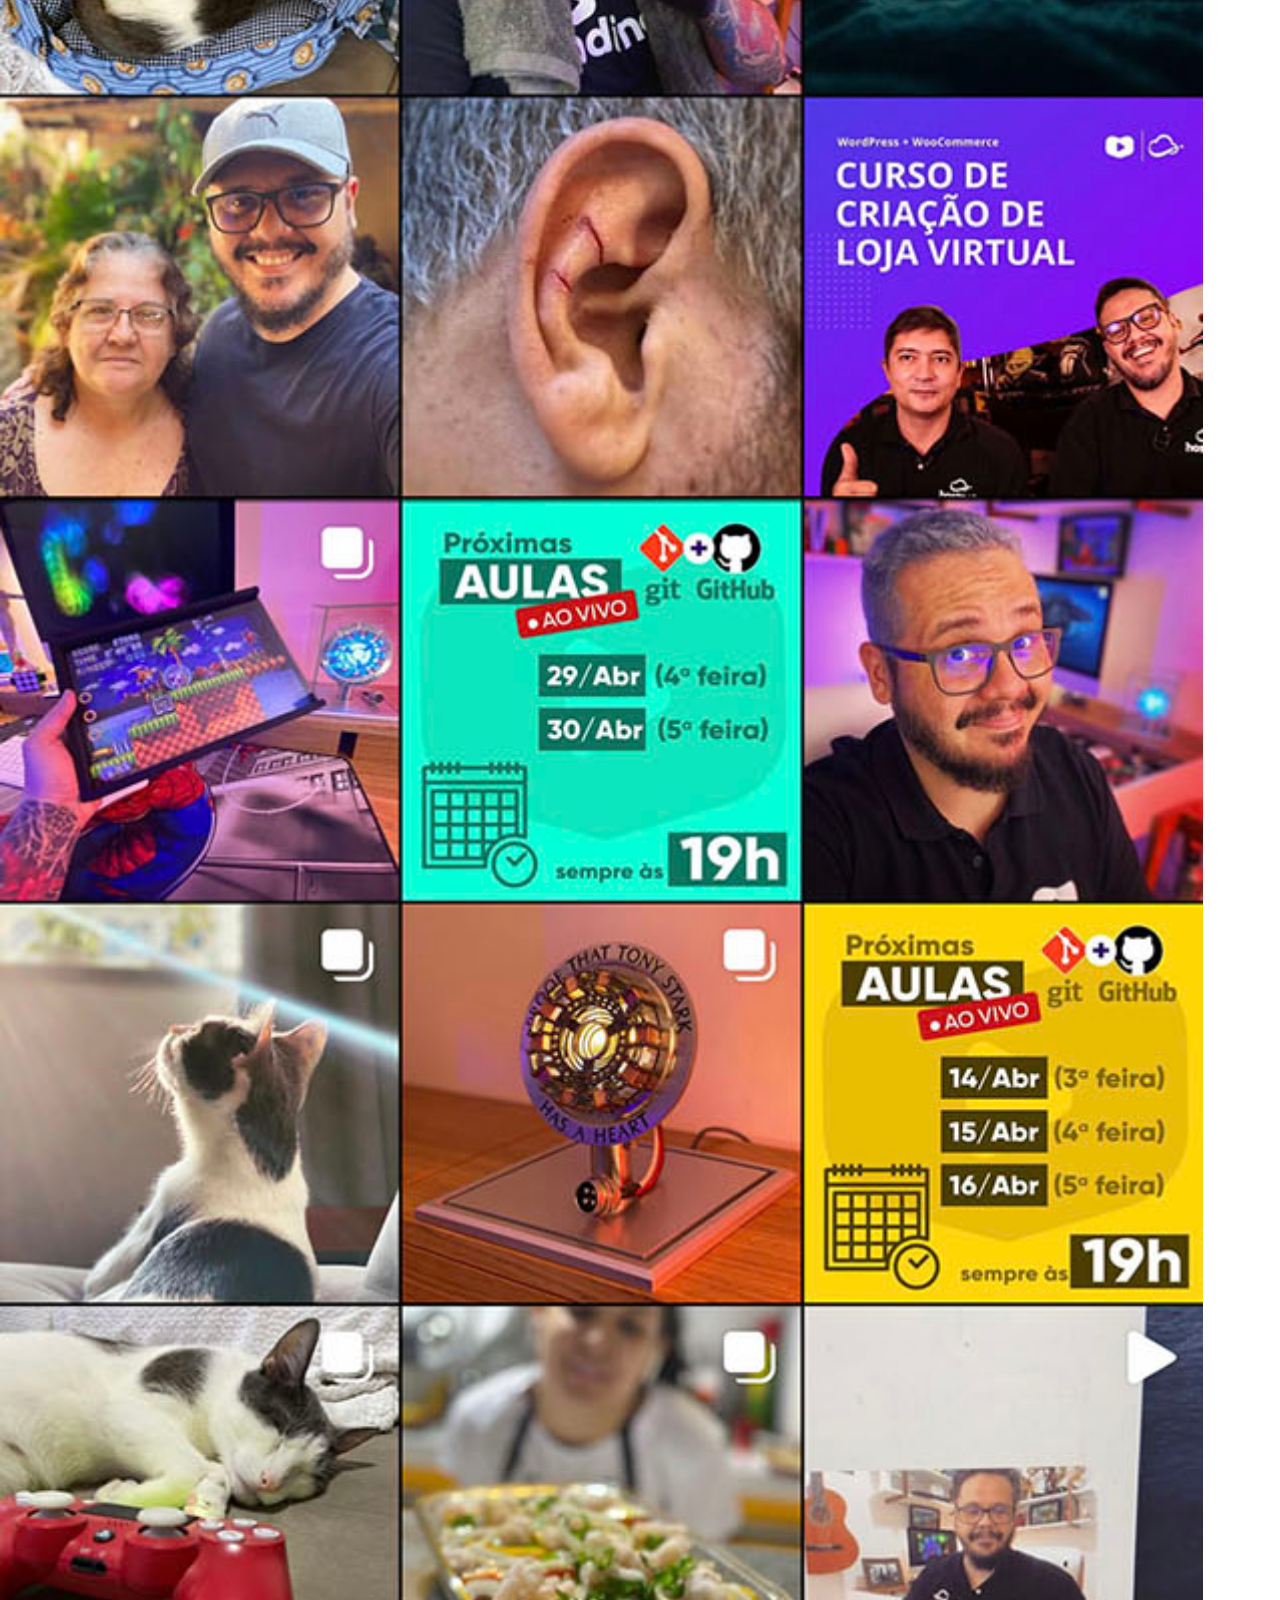
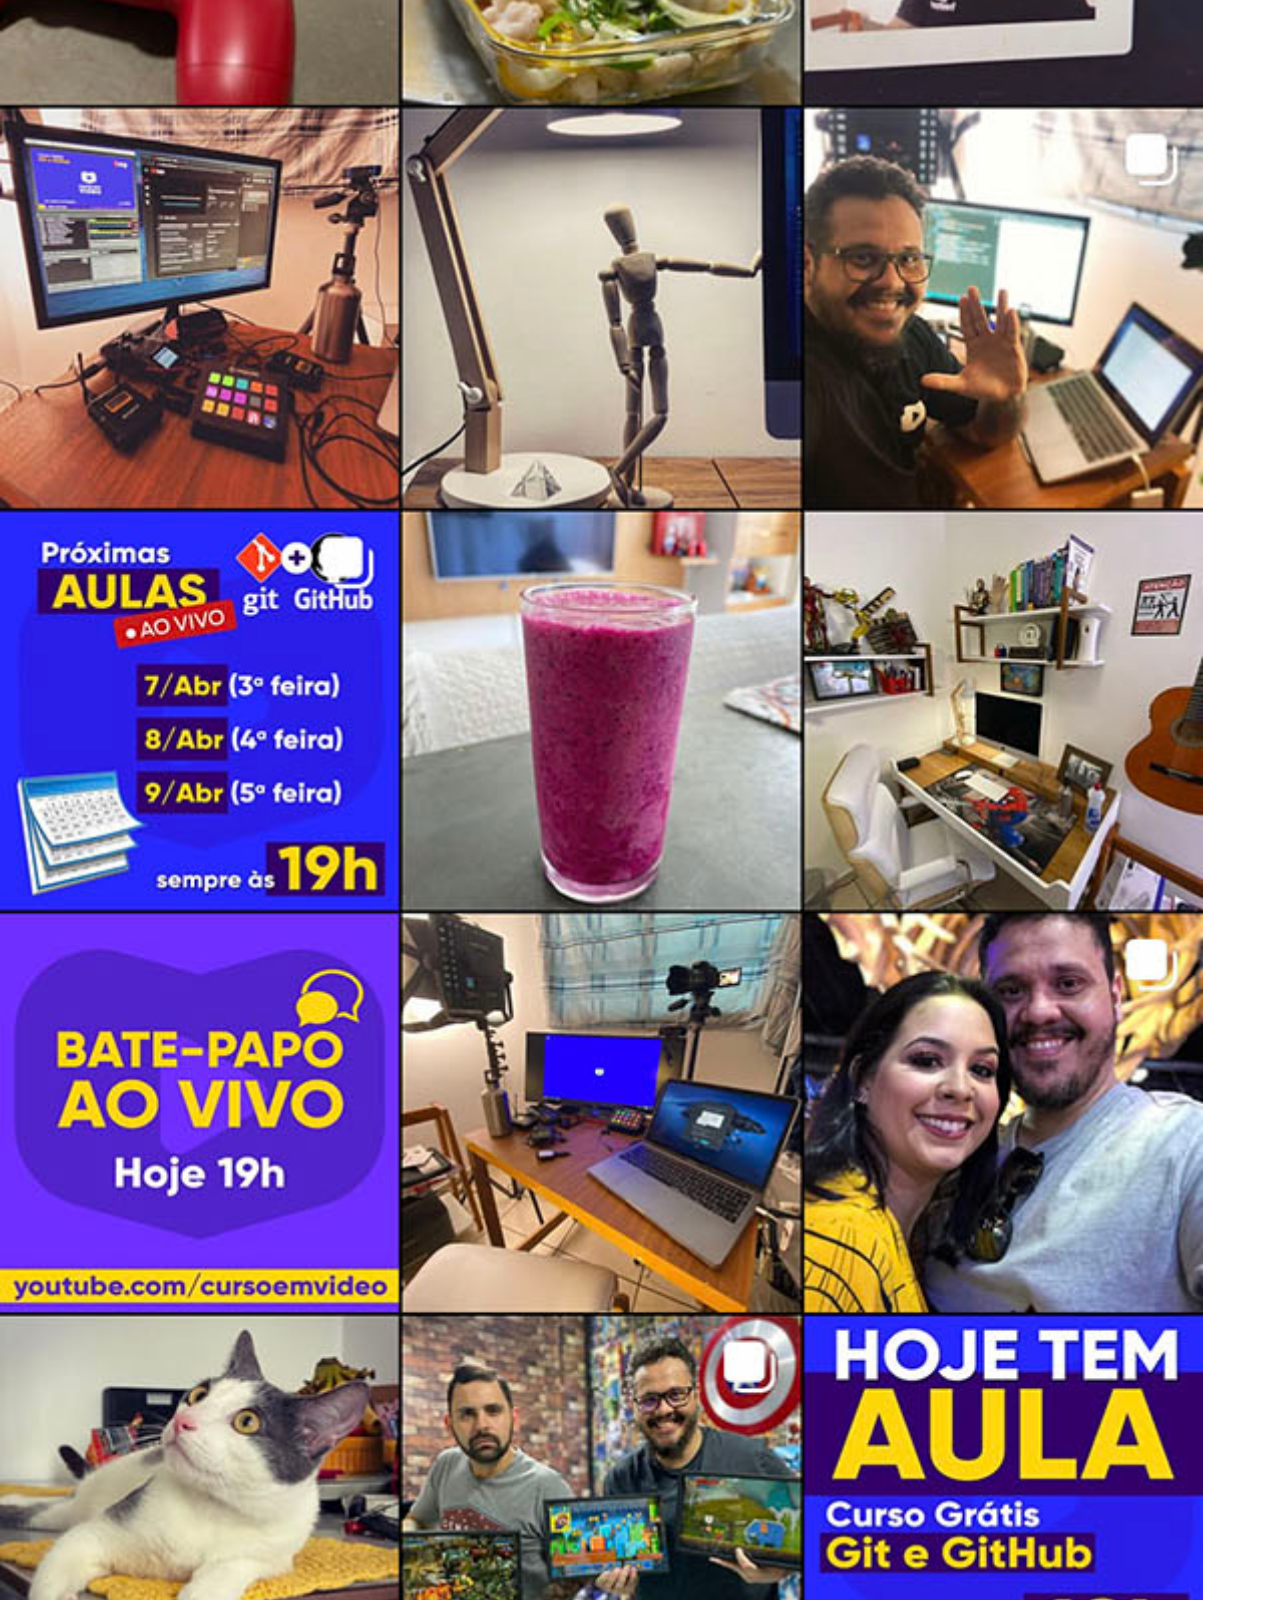
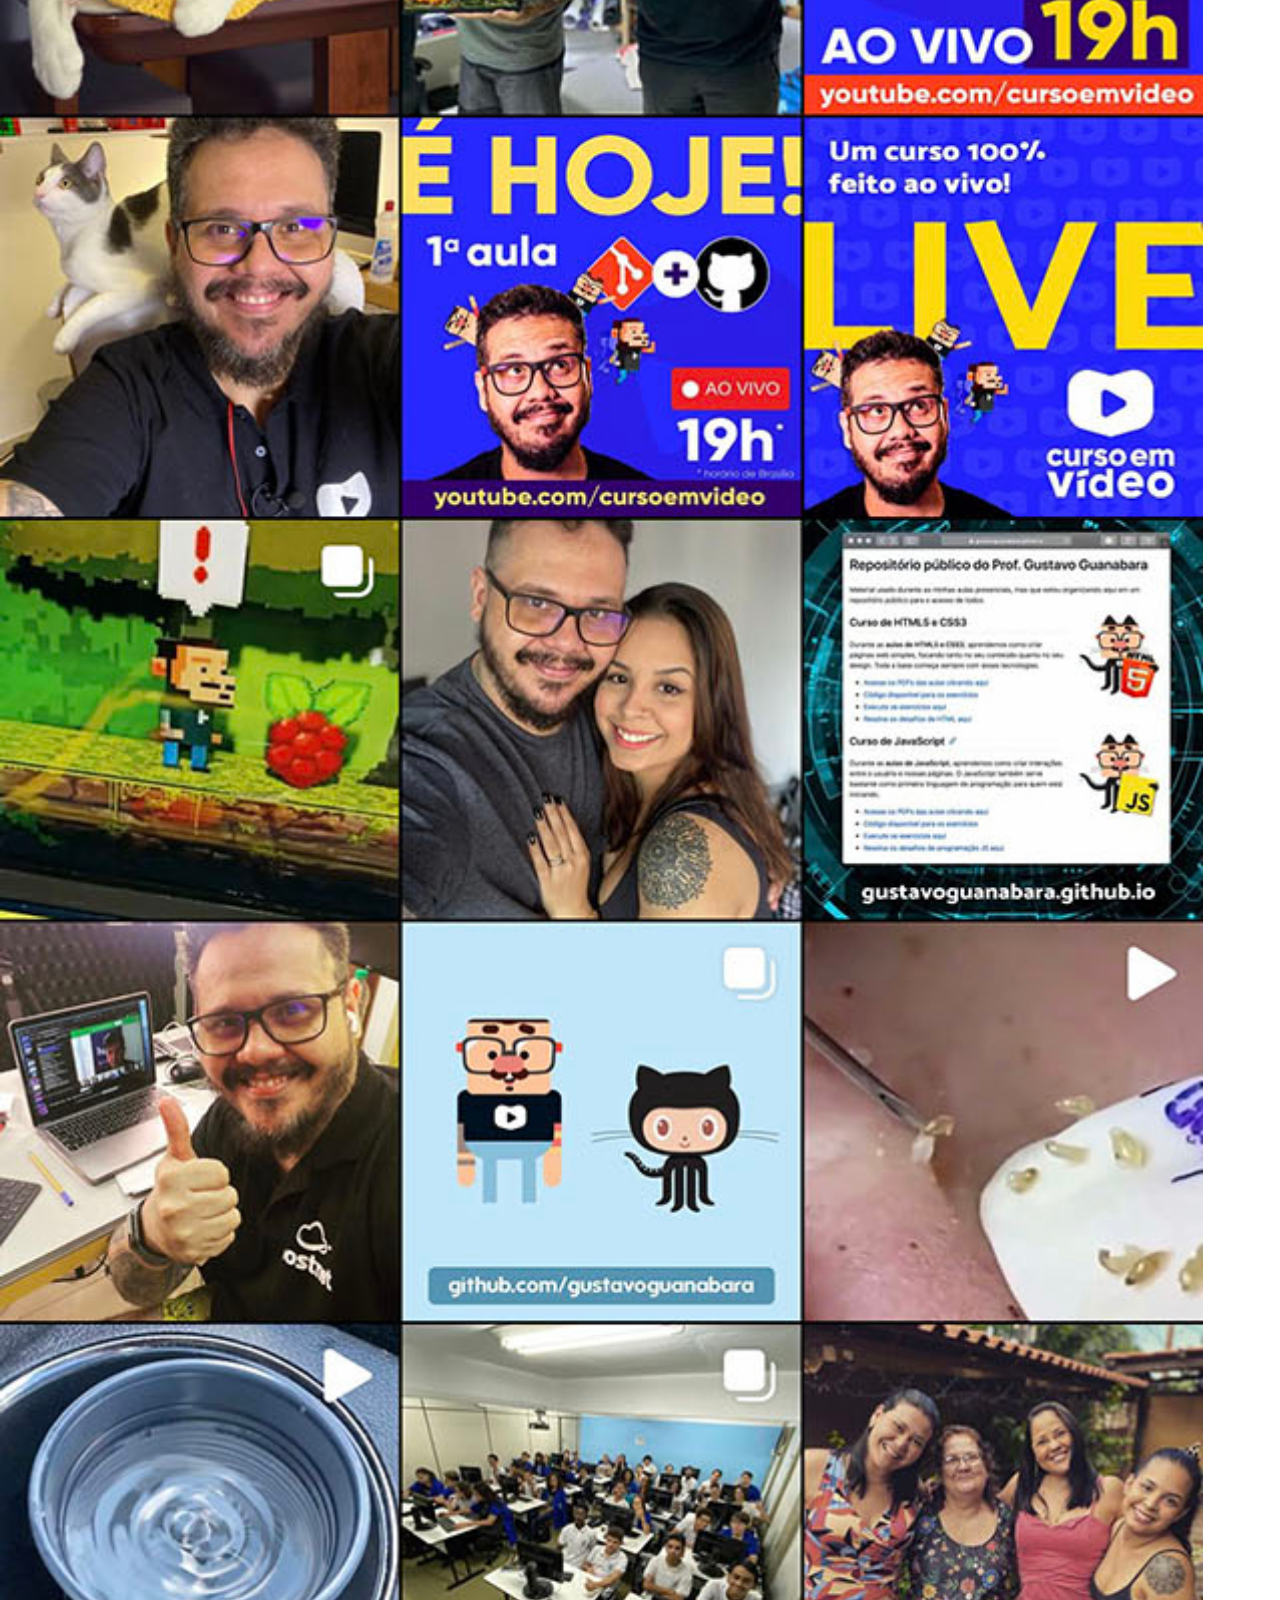
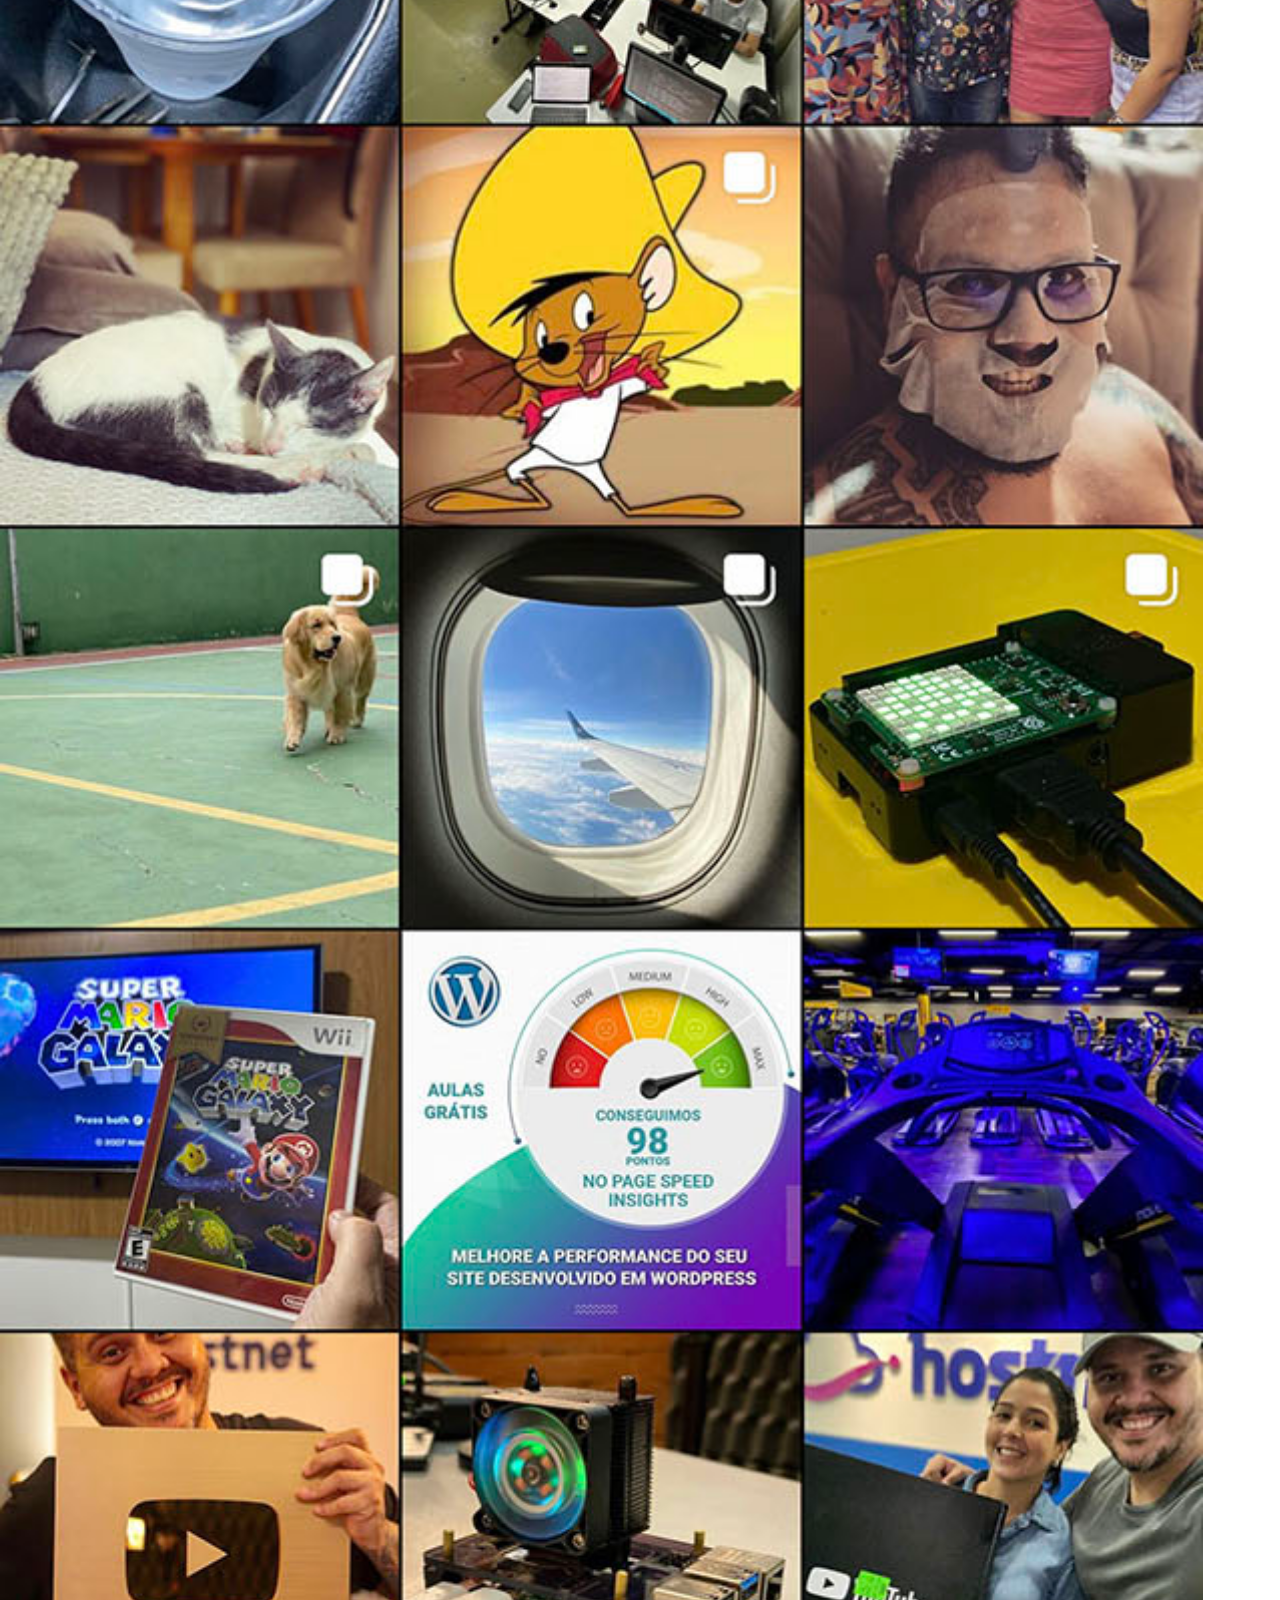
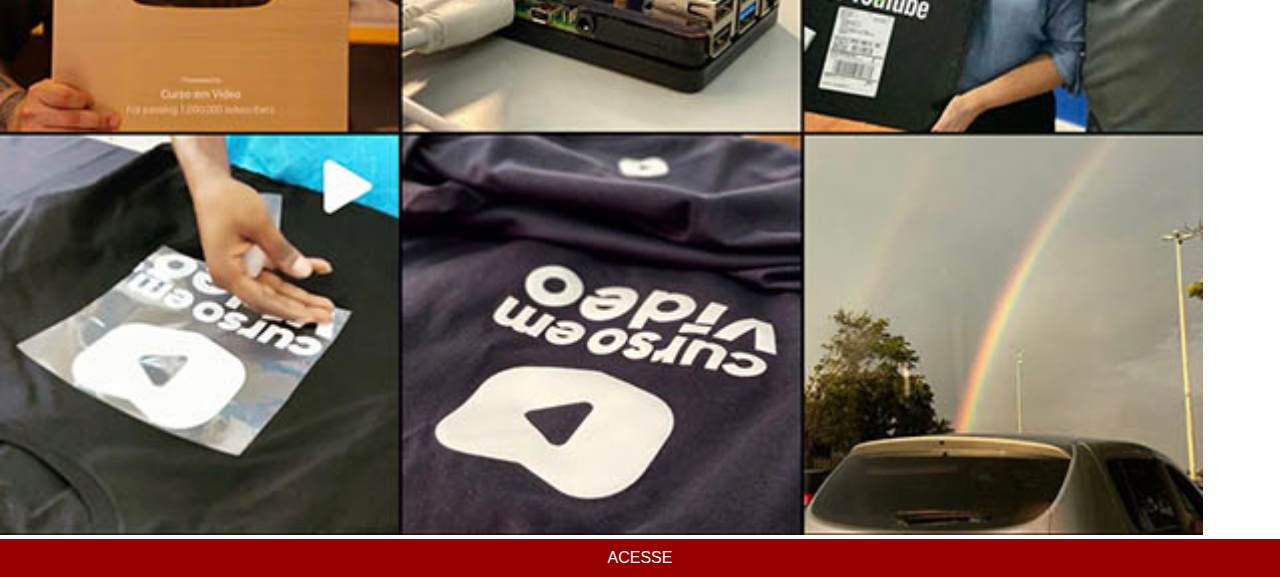
<file: instagram.html>
<!DOCTYPE html>
<html lang="pt-br">

<head>
    <meta charset="UTF-8">
    <meta name="viewport" content="width=device-width, initial-scale=1.0">
    <link rel="stylesheet" href="estilo-redes.css">
    <style>
        </style>
    <title>Youtube</title>
</head>

<body>
    <img src="pacote-social/pacote-d013/imagens/tela-instagram.jpg">
    <a href="https://www.instagram.com/gustavoguanabara/" target="_blank">ACESSE</a>
</body>

</html>
</file>
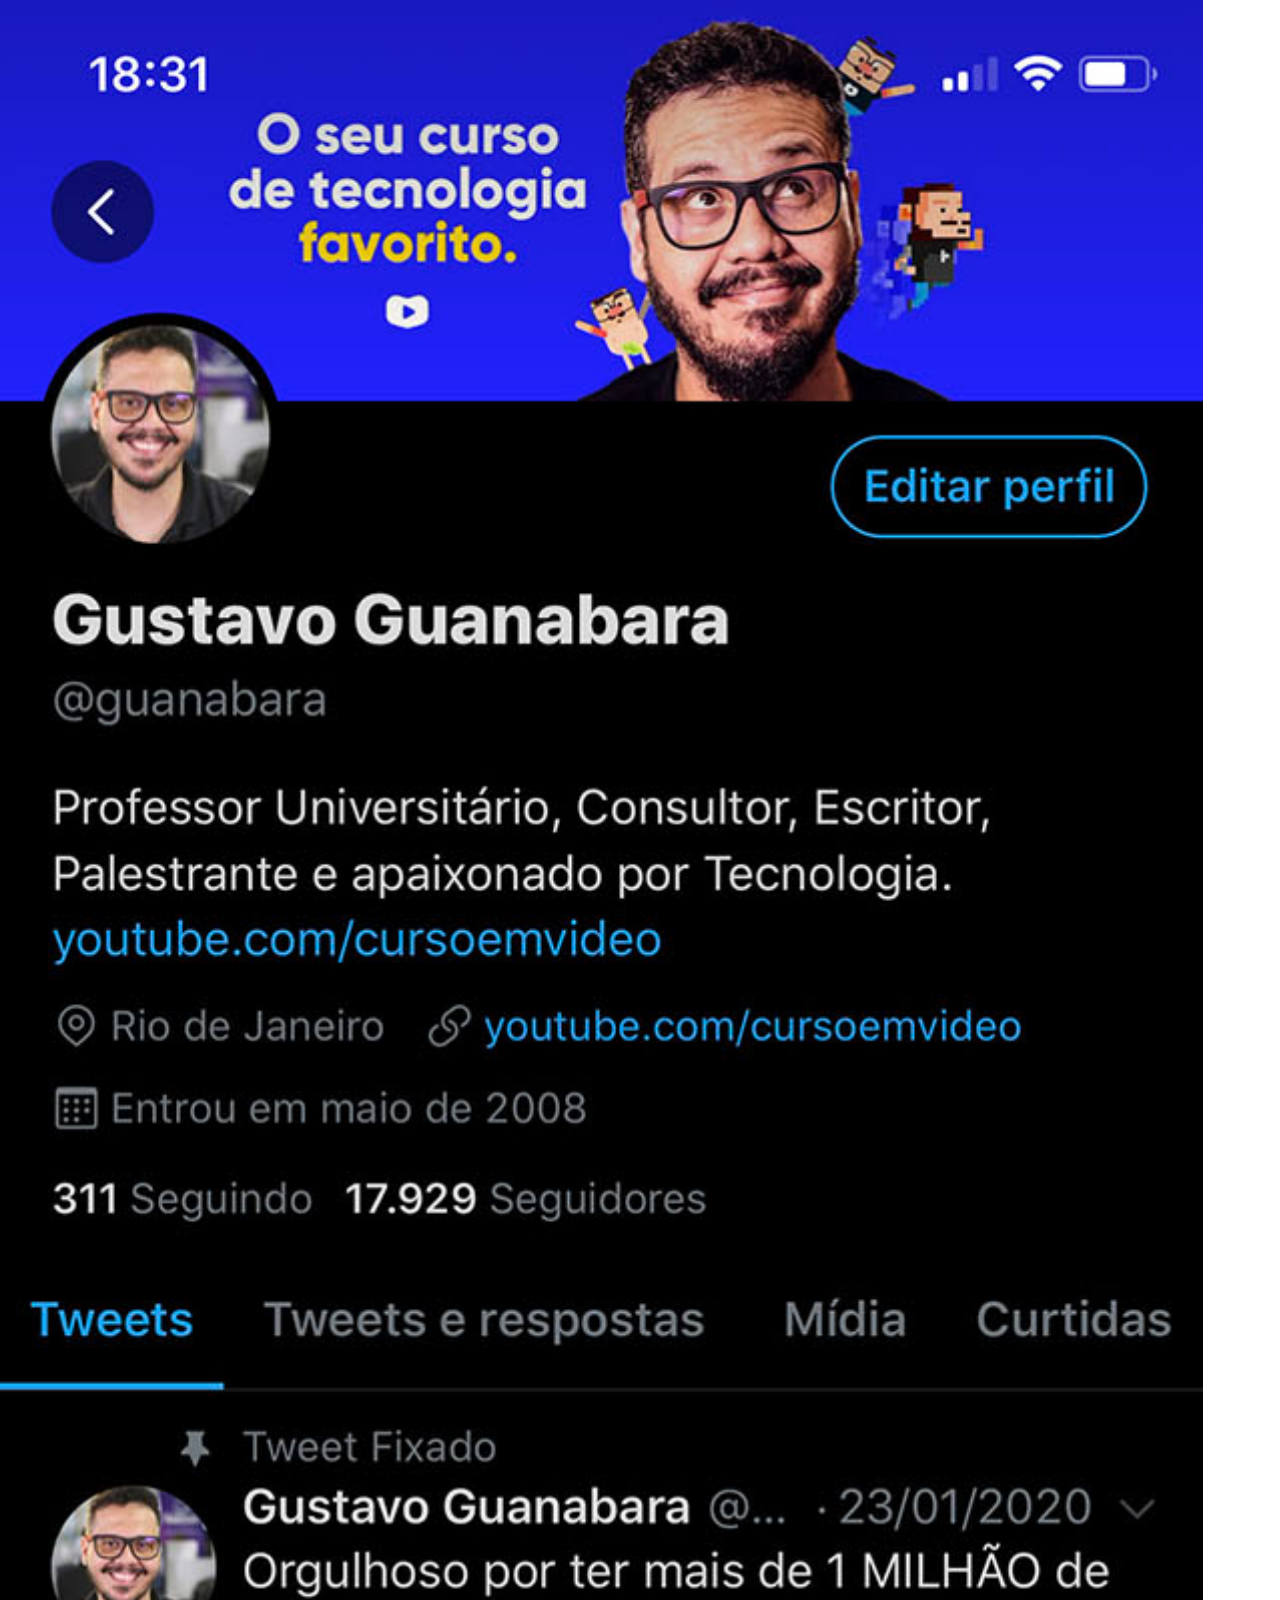
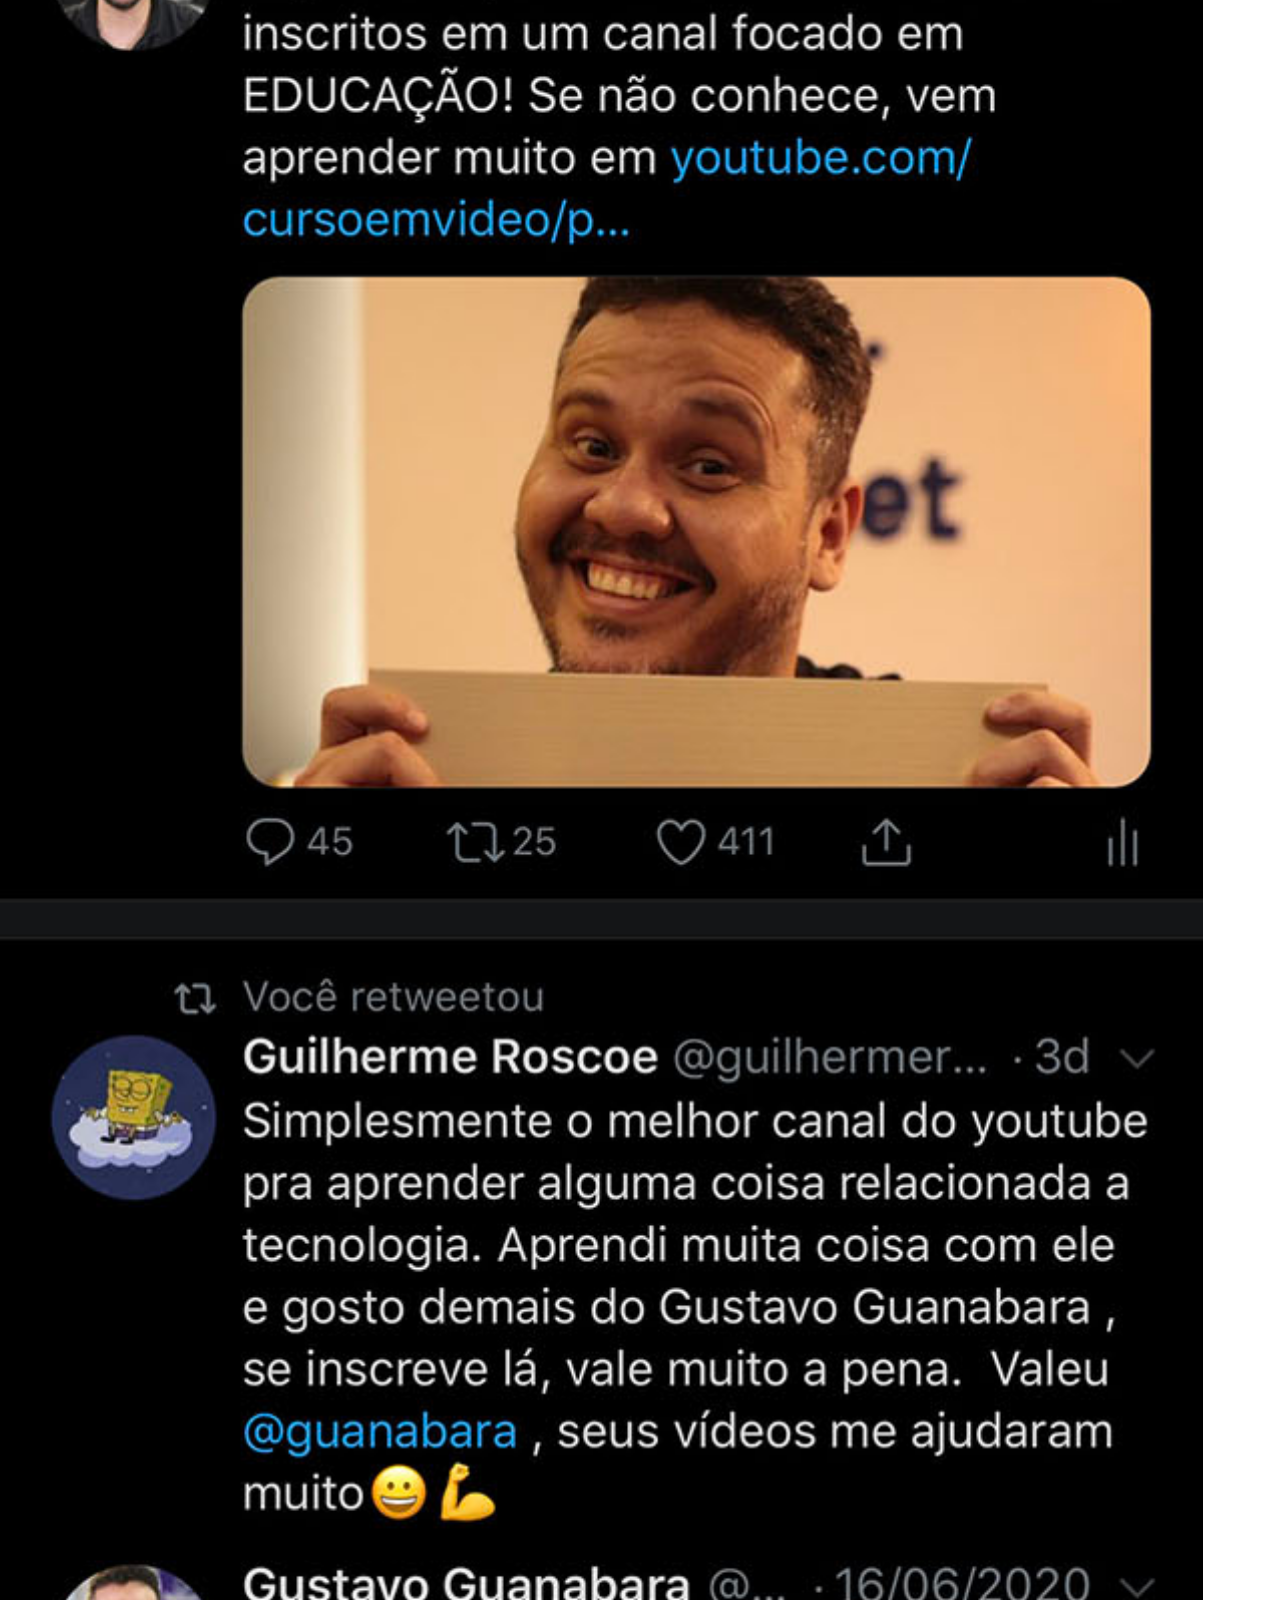
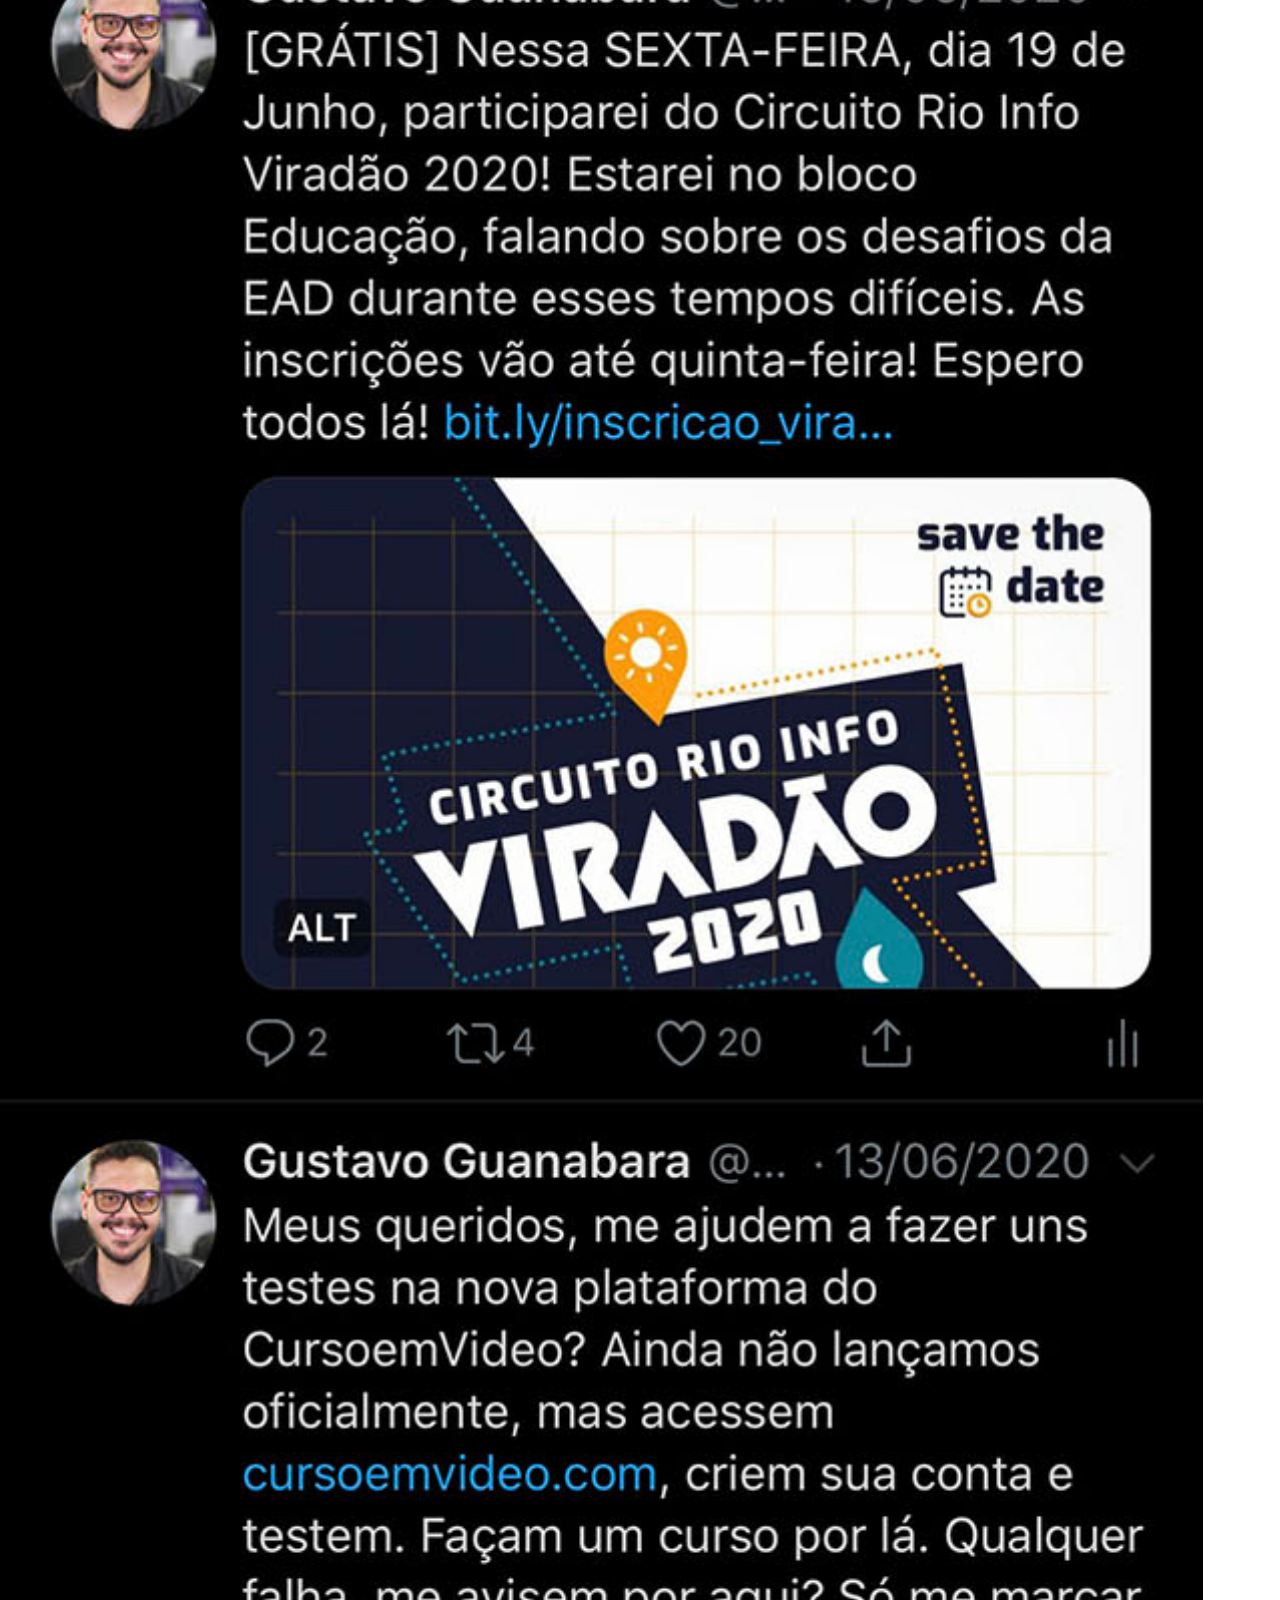
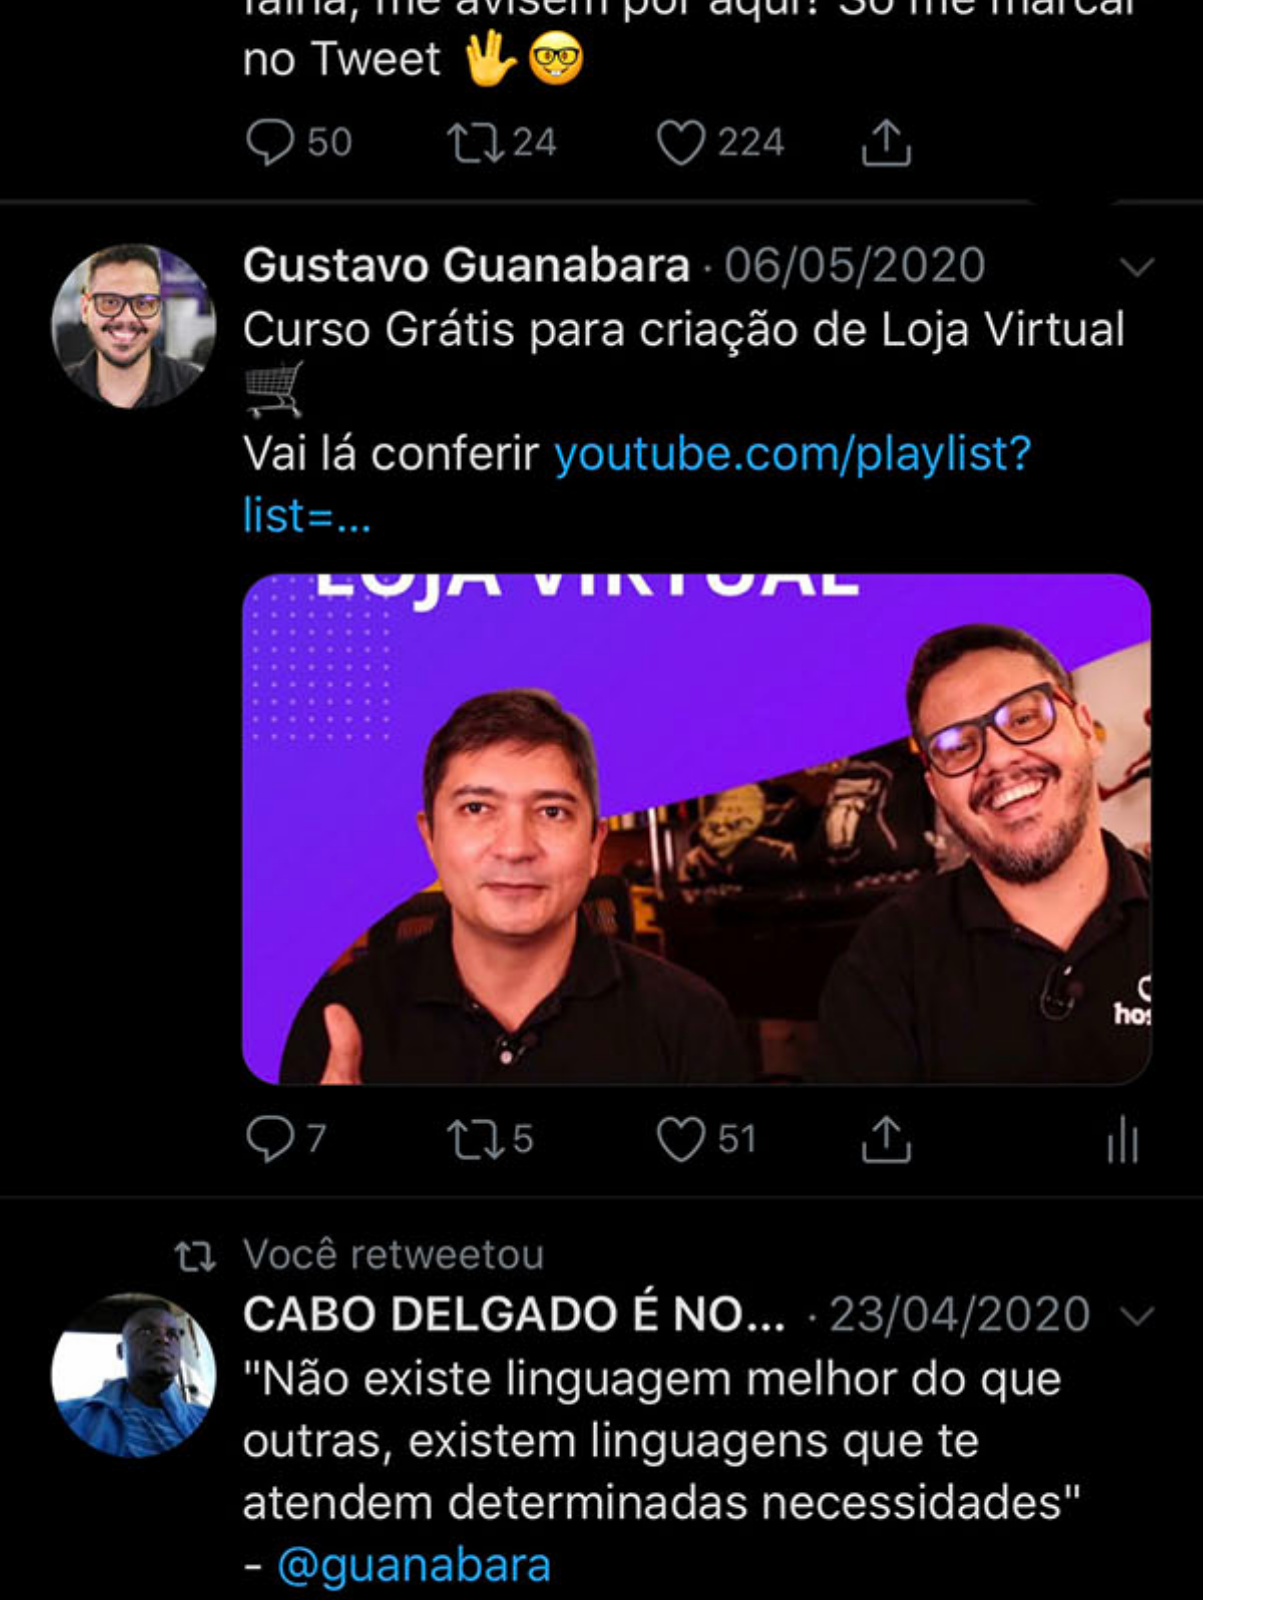
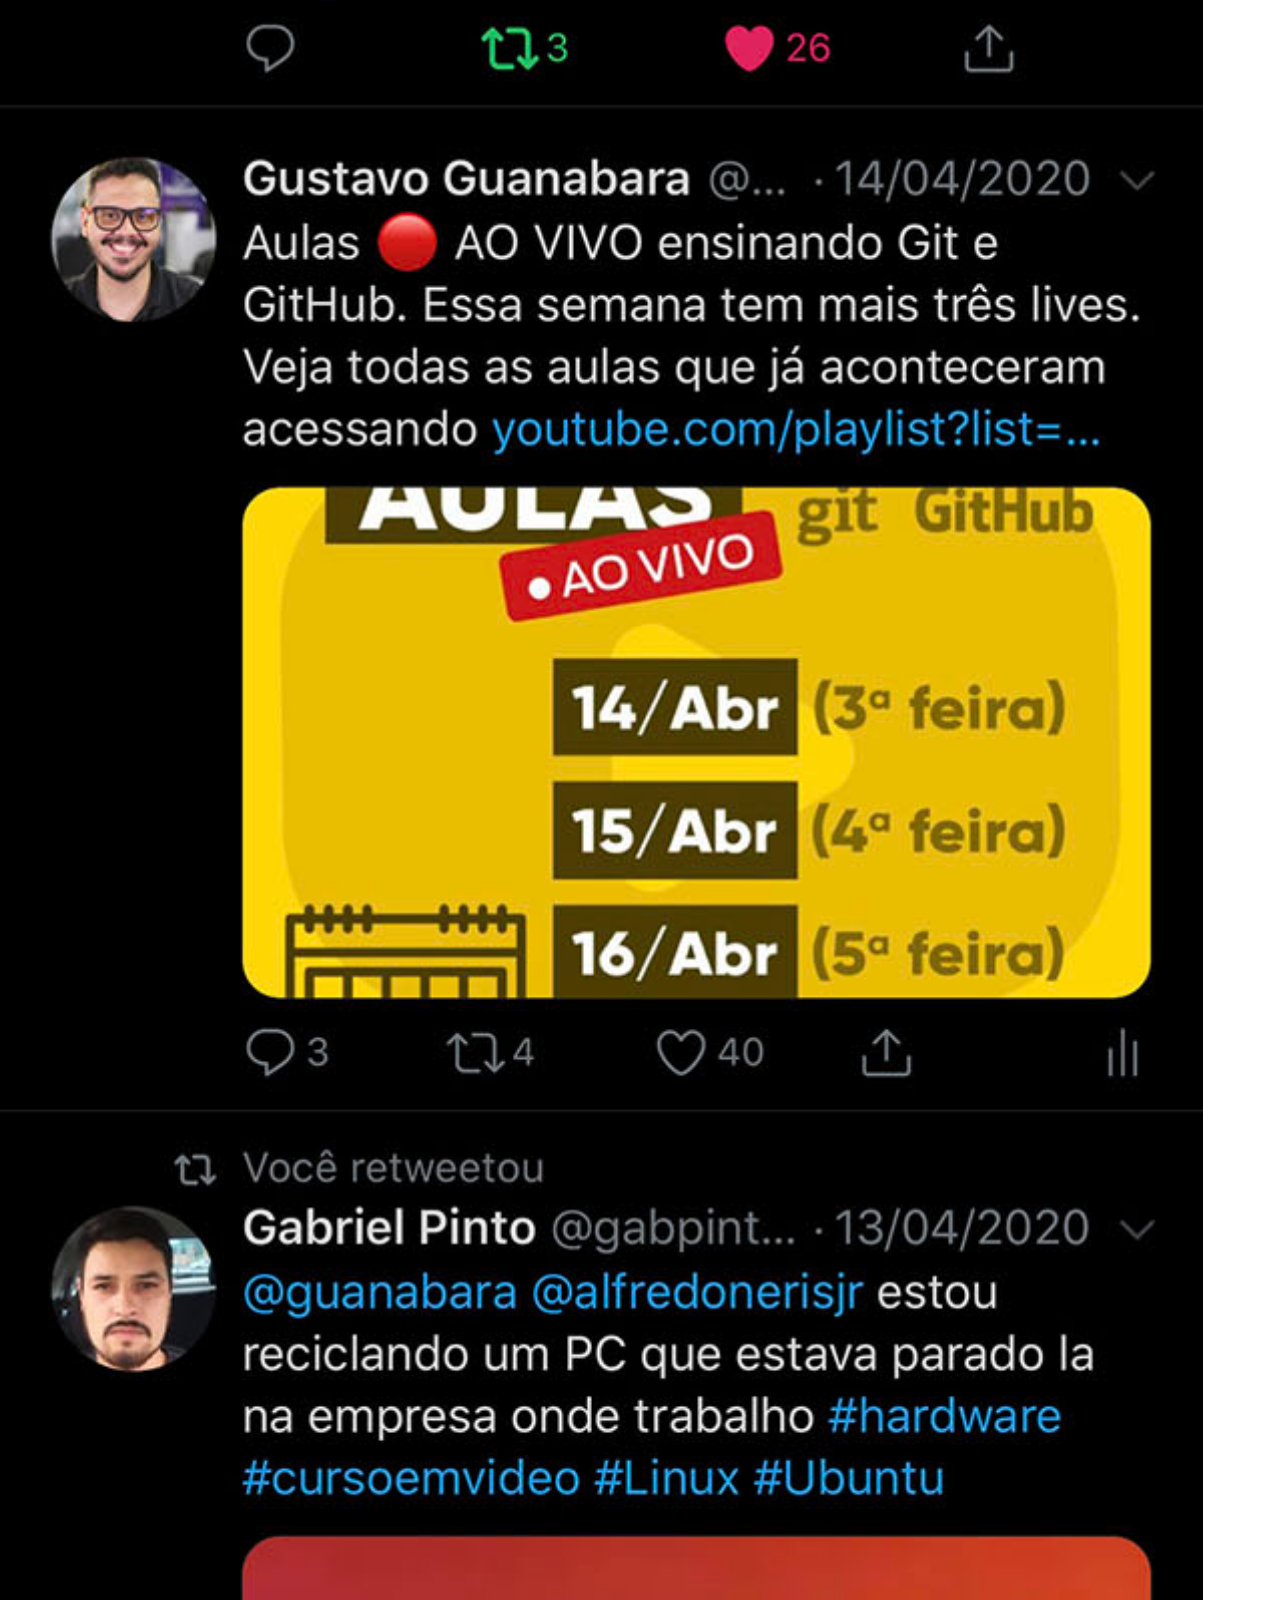
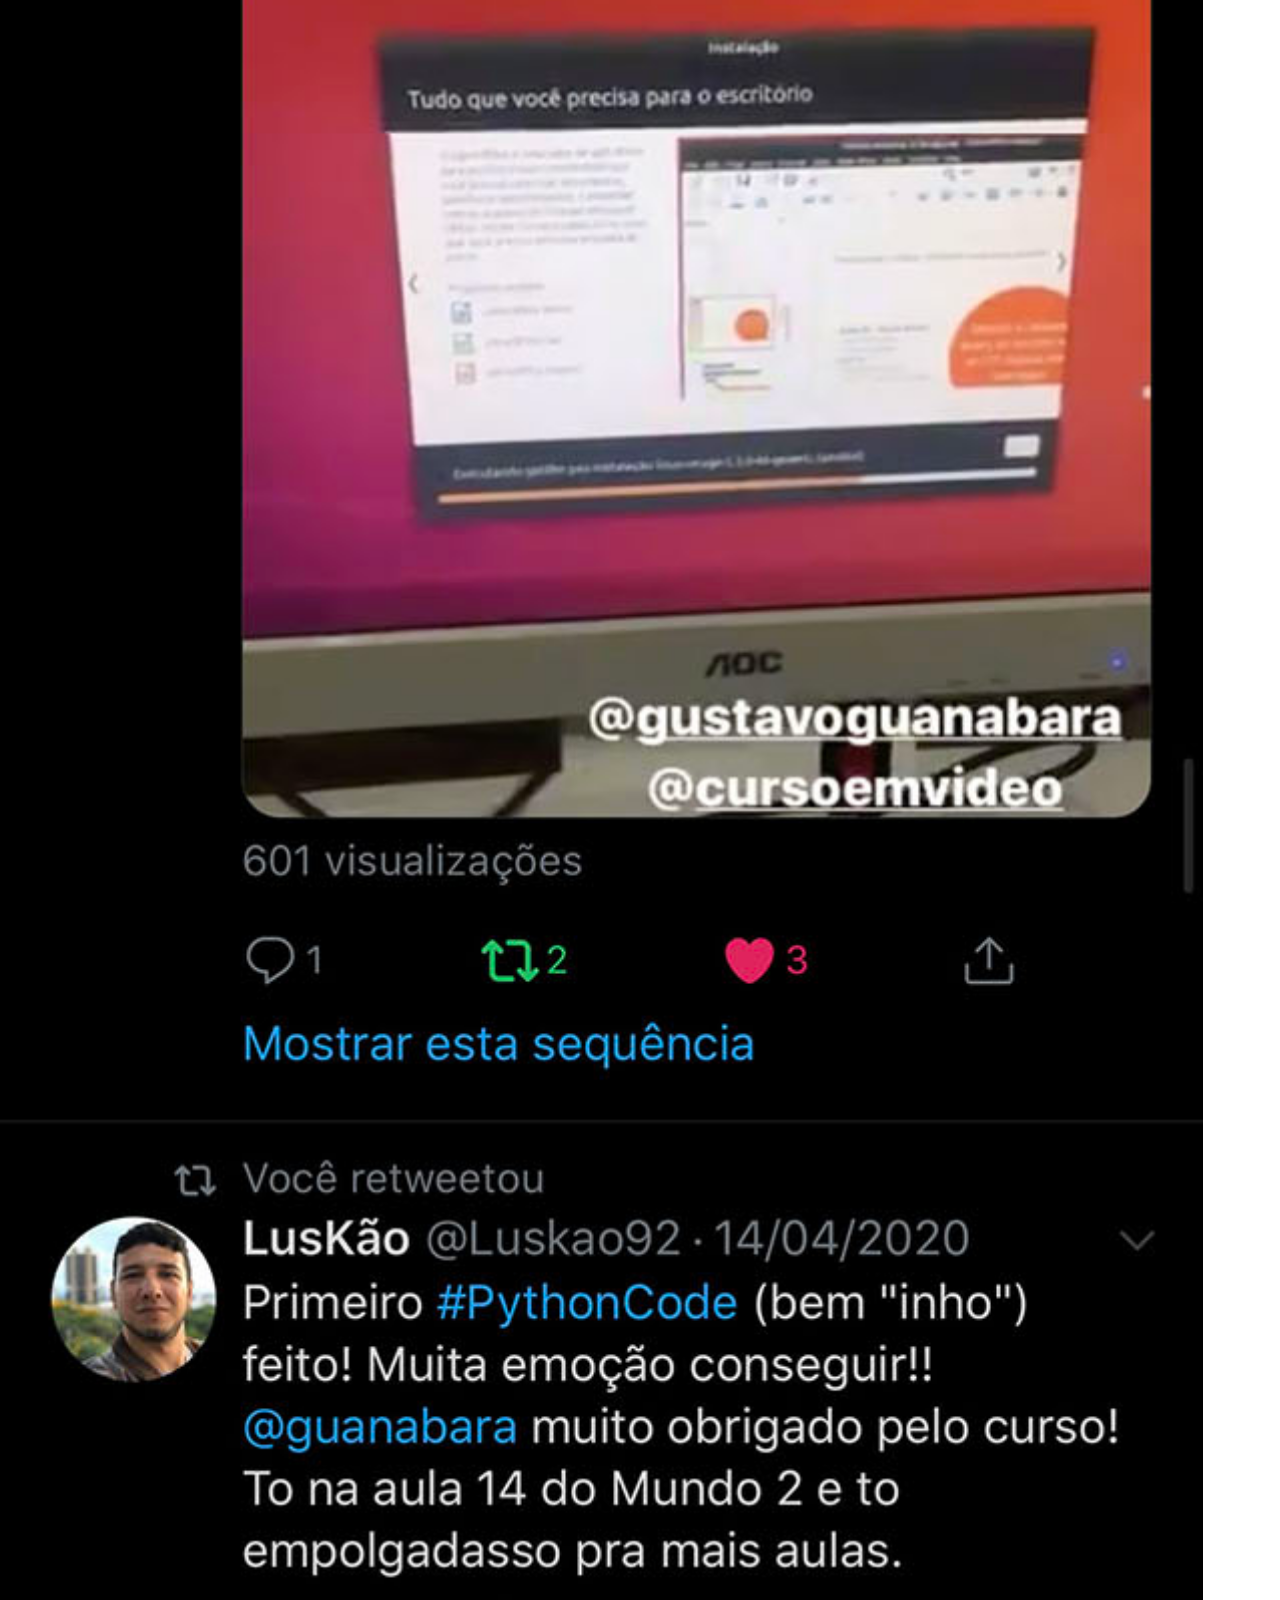
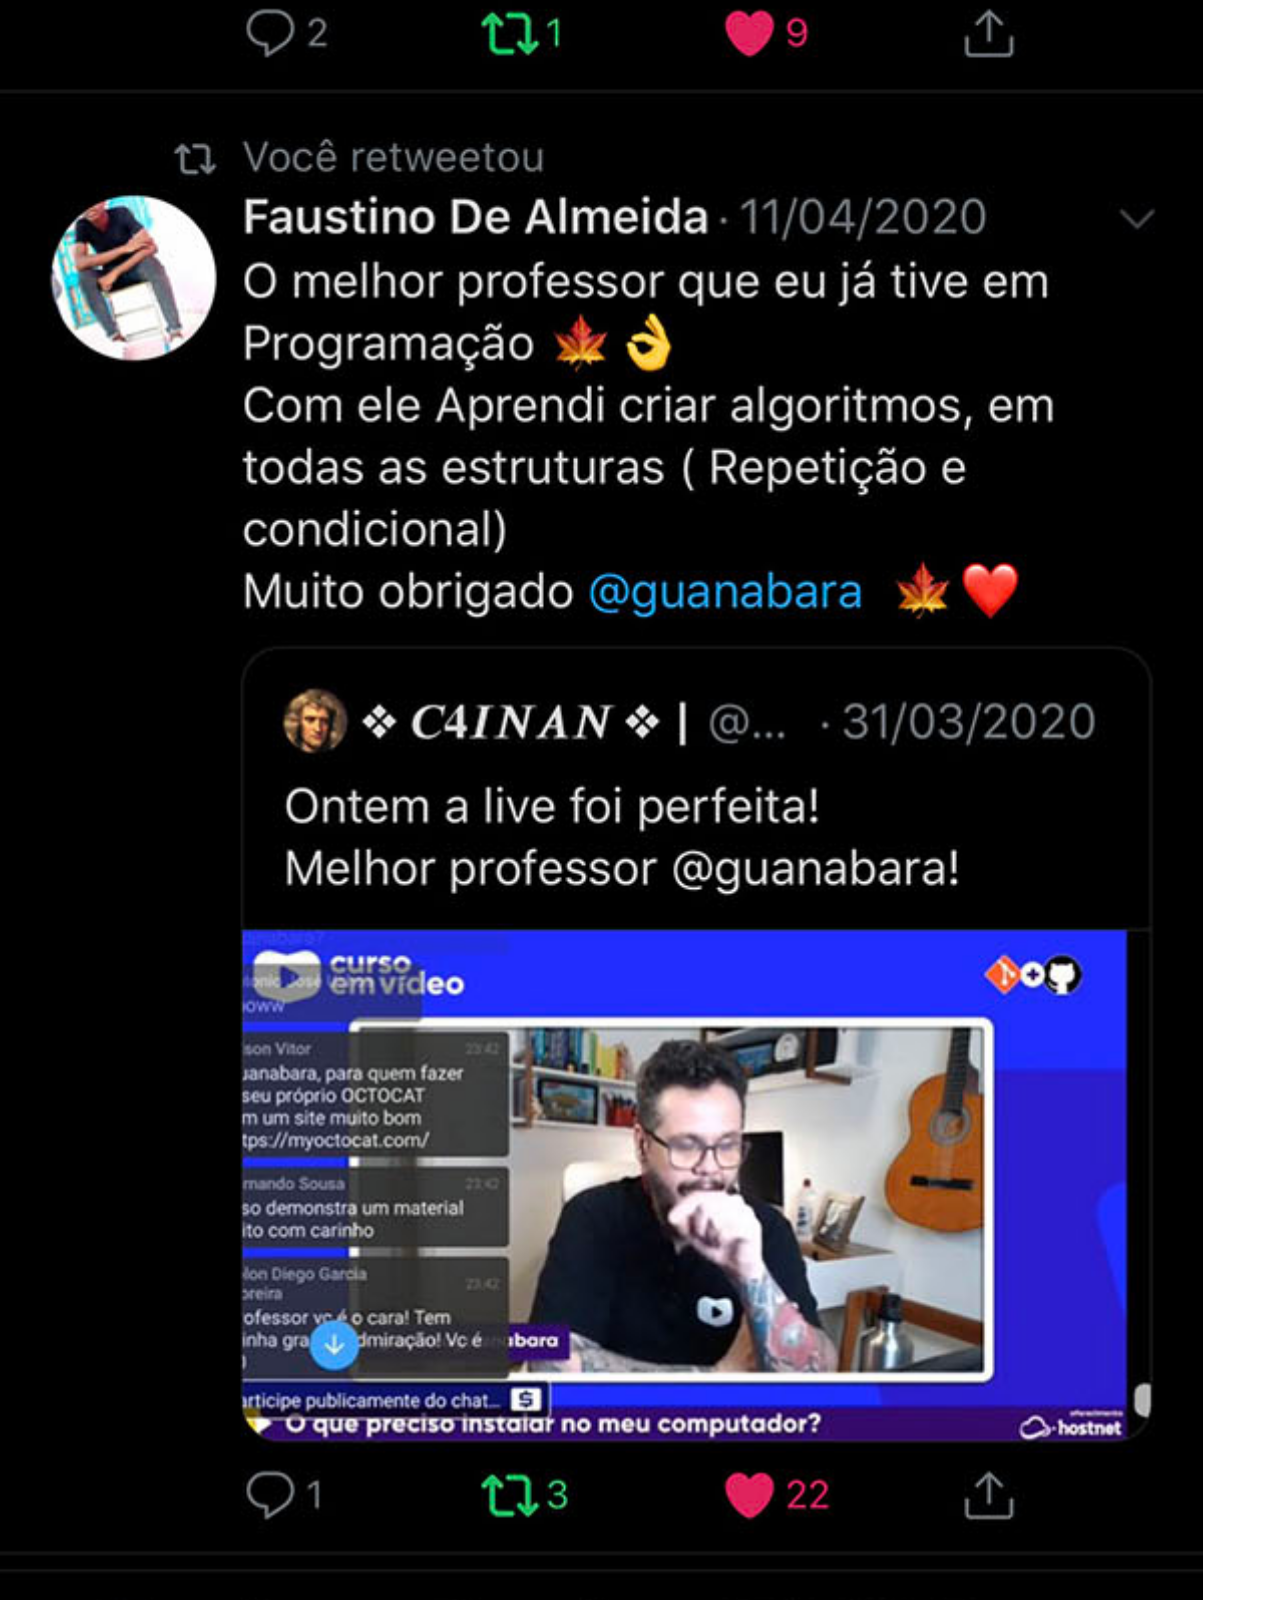
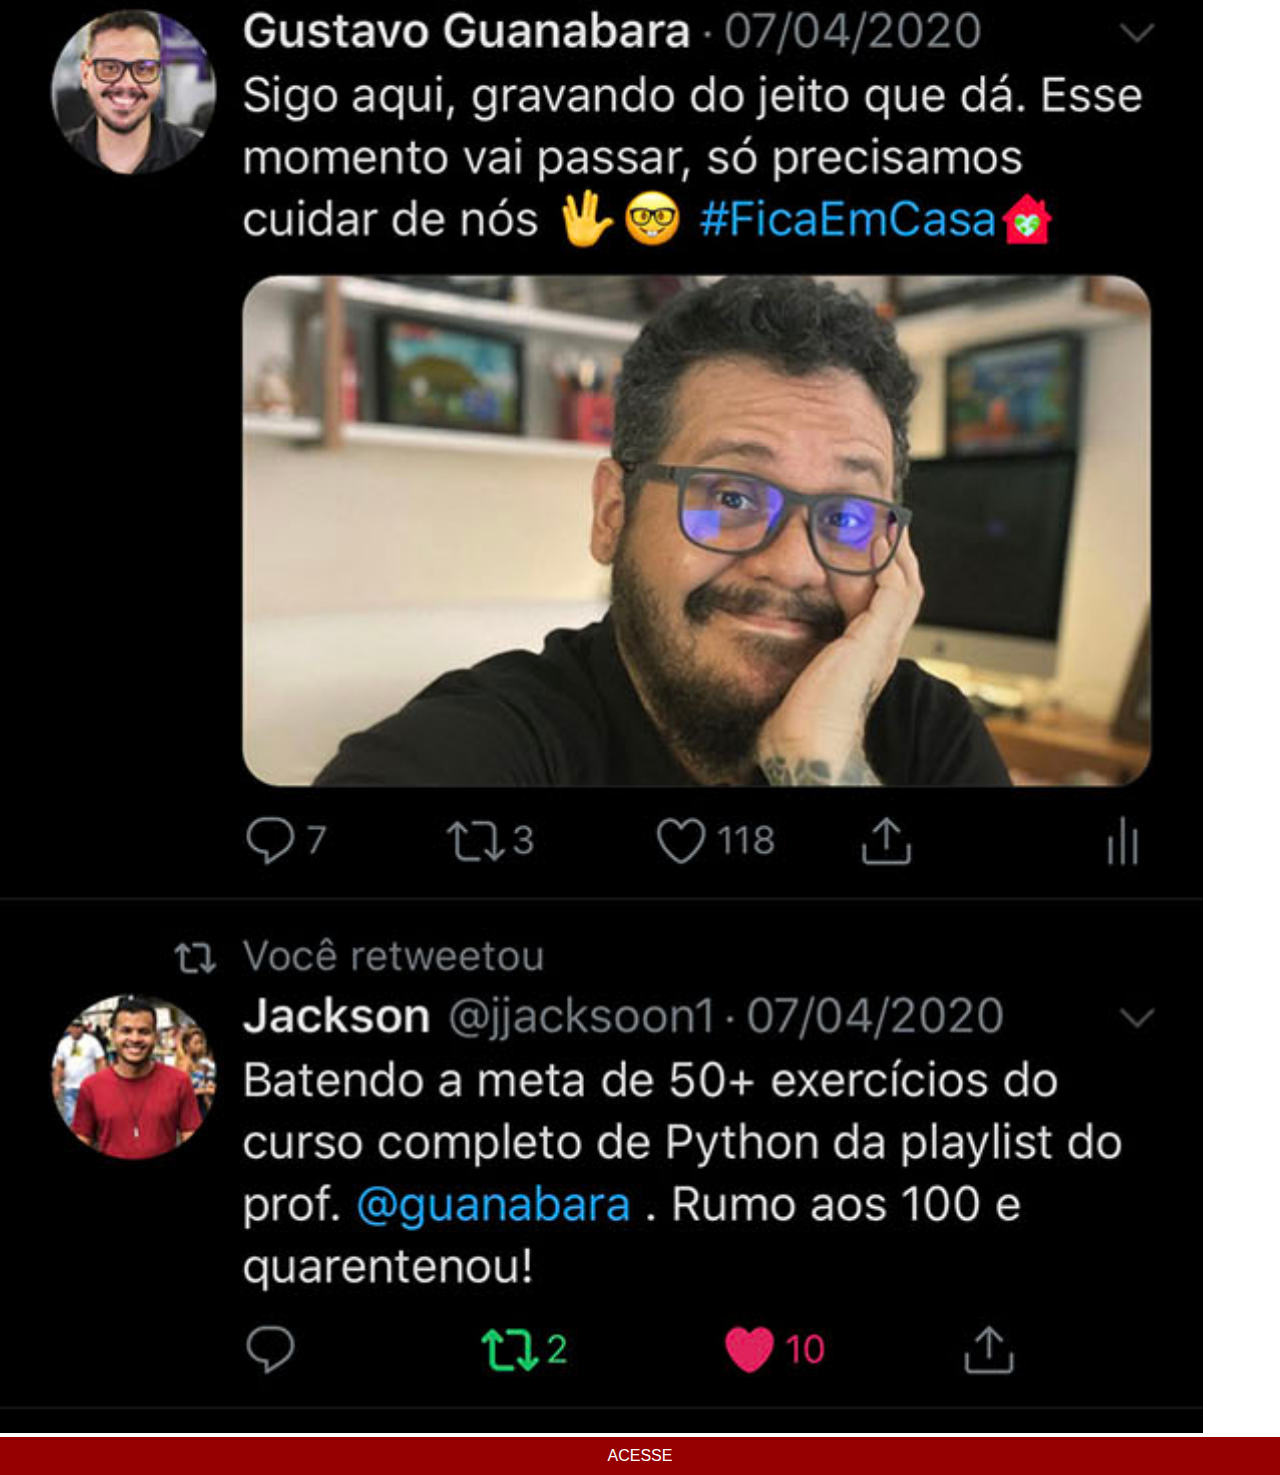
<file: twitter.html>
<!DOCTYPE html>
<html lang="pt-br">
<head>
    <meta charset="UTF-8">
    <meta name="viewport" content="width=device-width, initial-scale=1.0">
    <title>Twitter</title>
    <link rel="stylesheet" href="estilo-redes.css">
</head>
<body>
    <img src="pacote-social/pacote-d013/imagens/tela-twitter.jpg" alt="">
    <a href="https://x.com/guanabara" target="_blank">ACESSE</a>
</body>
</html>
</file>
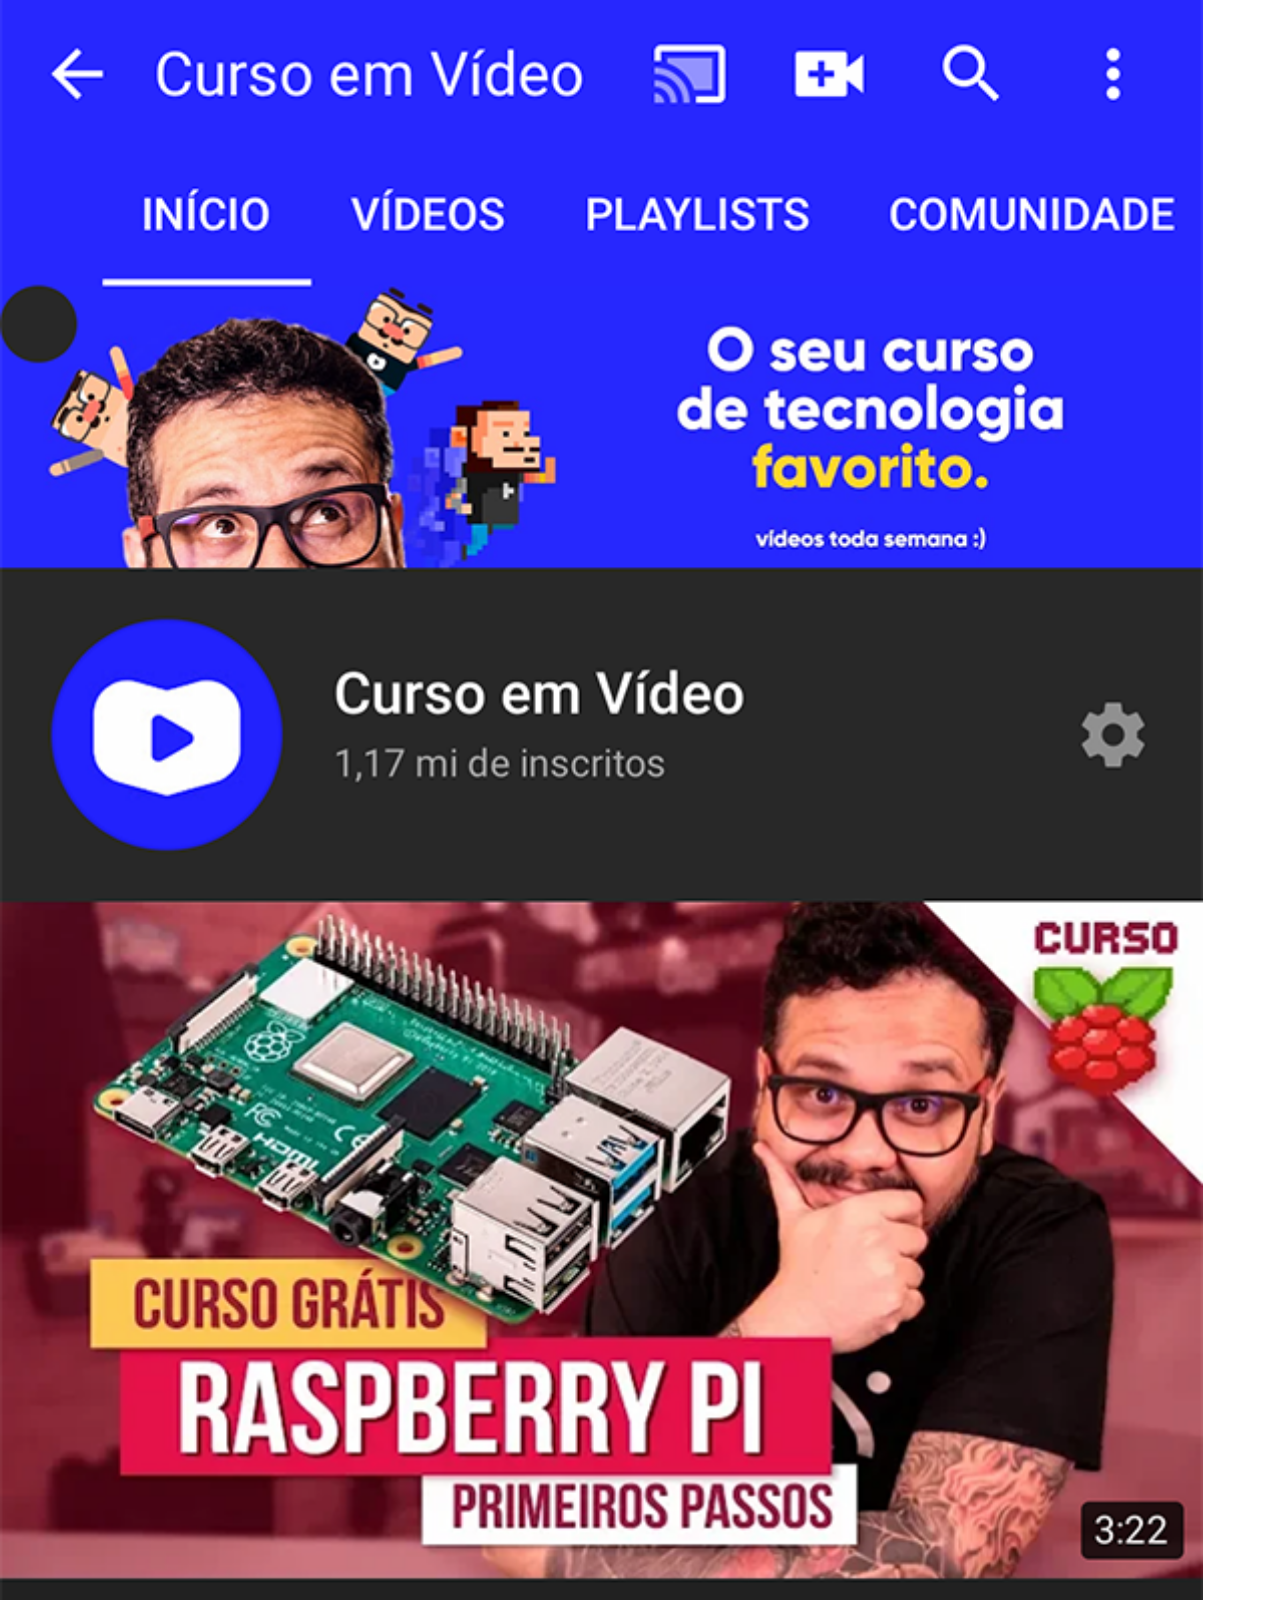
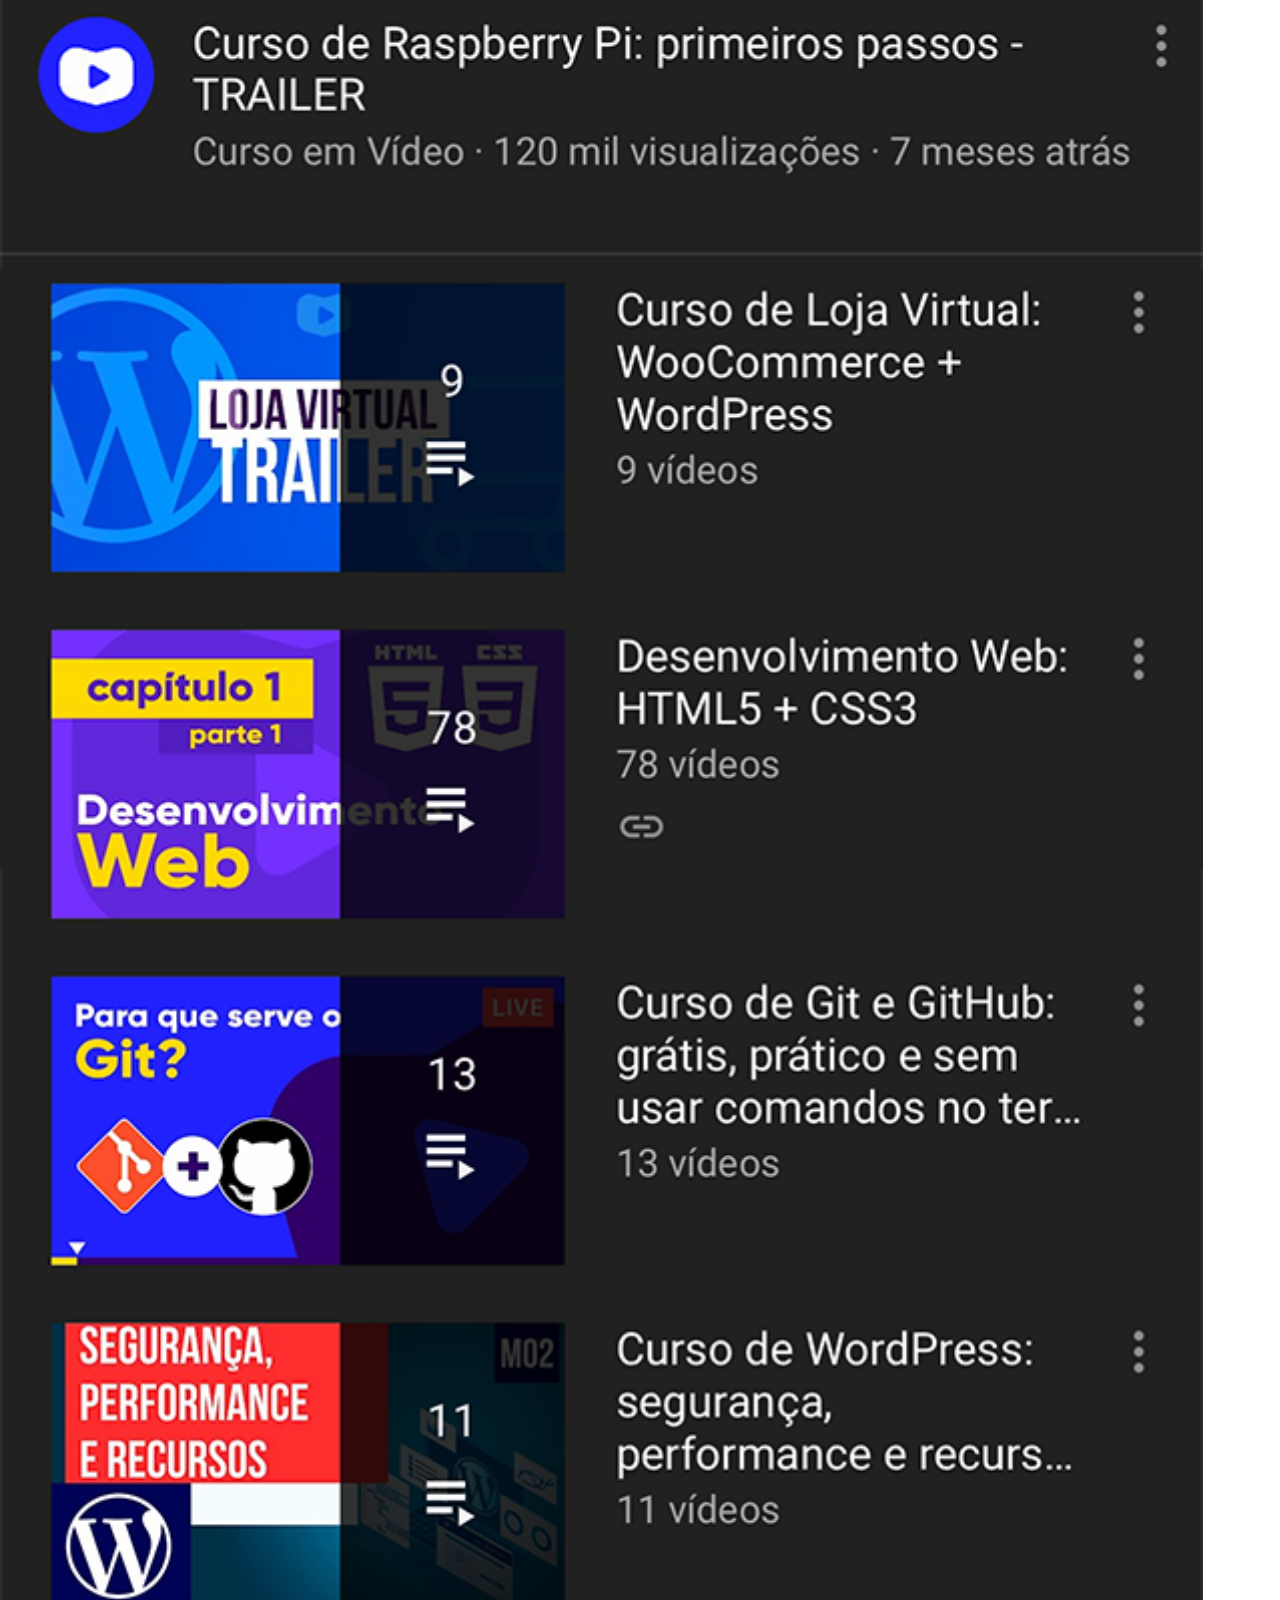
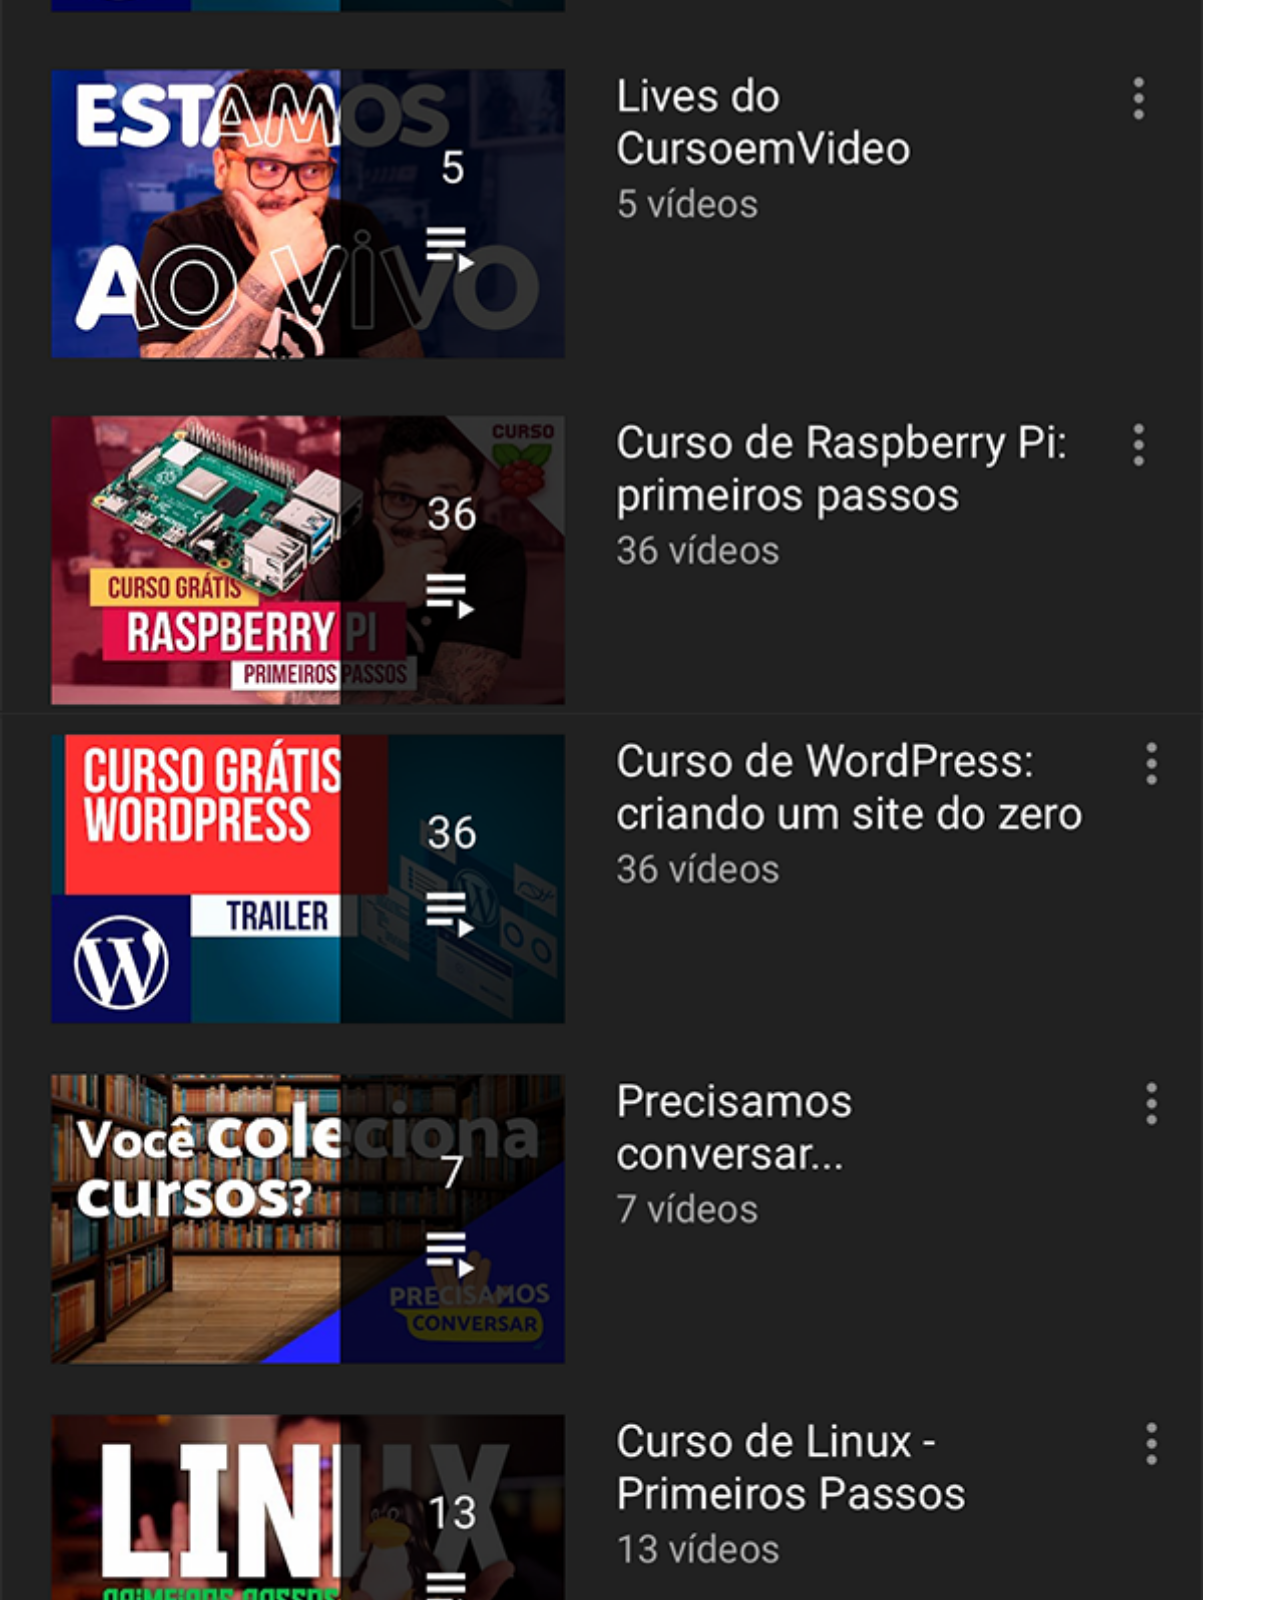
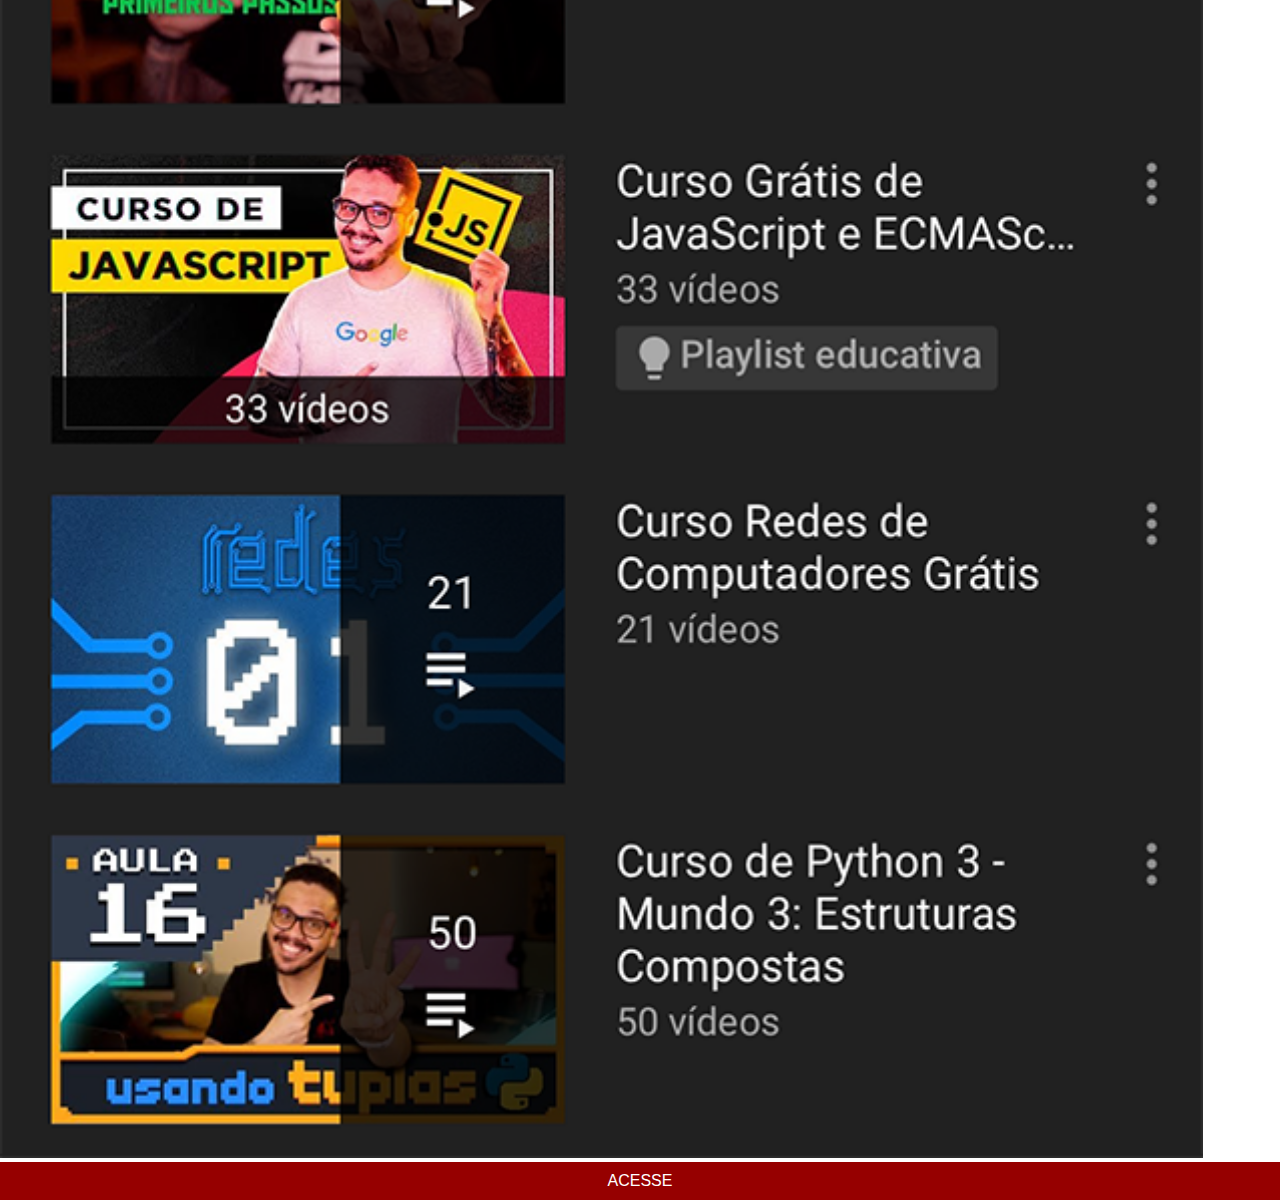
<file: youtube.html>
<!DOCTYPE html>
<html lang="pt-br">

<head>
    <meta charset="UTF-8">
    <meta name="viewport" content="width=device-width, initial-scale=1.0">
    <link rel="stylesheet" href="estilo-redes.css">
    <style>
       
    </style>
    <title>Youtube</title>
</head>

<body>
    <img src="pacote-social/pacote-d013/imagens/tela-youtube.png">
    <a href="https://www.youtube.com/c/CursoemV%C3%ADdeo" target="_blank">ACESSE</a>
</body>

</html>
</file>
<file: estilos.css>
@charset "UTF-8";

body{
    margin: 0px;
    padding: 0px;
    font-family: Arial, Helvetica, sans-serif;
}

html, body{
    height: 100vh;
    width: 100vw;
    background-color: black;
}

body{
    background-image: url(pacote-social/pacote-d013/imagens/fundo-madeira.jpg);
    background-repeat: no-repeat;
    background-size: cover;
background-attachment: fixed;
}

main{
    height: 100vh;
    position: relative;
   
}

section#telefone{
    position: absolute;
   
    height: 627px;
    width: 311px;
    top: 50%;
    left: 50%;
    transform: translate(-50%,-50%);
    background-image: url(pacote-social/pacote-d013/imagens/frame-iphone.png);
    background-repeat: no-repeat;

}

iframe#tela{
    position: relative;
    top: 80px;
    left: 22px;
     height: 469px;
    width: 267px;
}

section#redes-sociais{
    text-align:  right;
}

section#redes-sociais img{
width: 50px;
margin: 10px;
border-radius: 50%;
box-shadow: 2px 2px 5px black;
box-sizing: border-box;
}

section#redes-sociais img:hover{
    border: 2px solid rgb(184, 184, 255);
    transform: translate(-3px,-3px);
    box-shadow: 5px 5px 10px black;
    transition: transform .4s ;
}

section#redes-sociais a{
    background-size: cover;
}
</file>
<file: estilo-redes.css>
@charset "UTF-8";
 * {
            margin: 0px;
            padding: 0px;
            font-family: Arial, Helvetica, sans-serif;
        }


        img {
            width: 94vw;
        }

        a {
            text-align: center;
            text-decoration: none;
            display: block;
            padding: 10px;
            background-color: rgb(150, 0, 0);
            color: white;
        }

        a:hover{
            background-color: red;
        }
</file>
